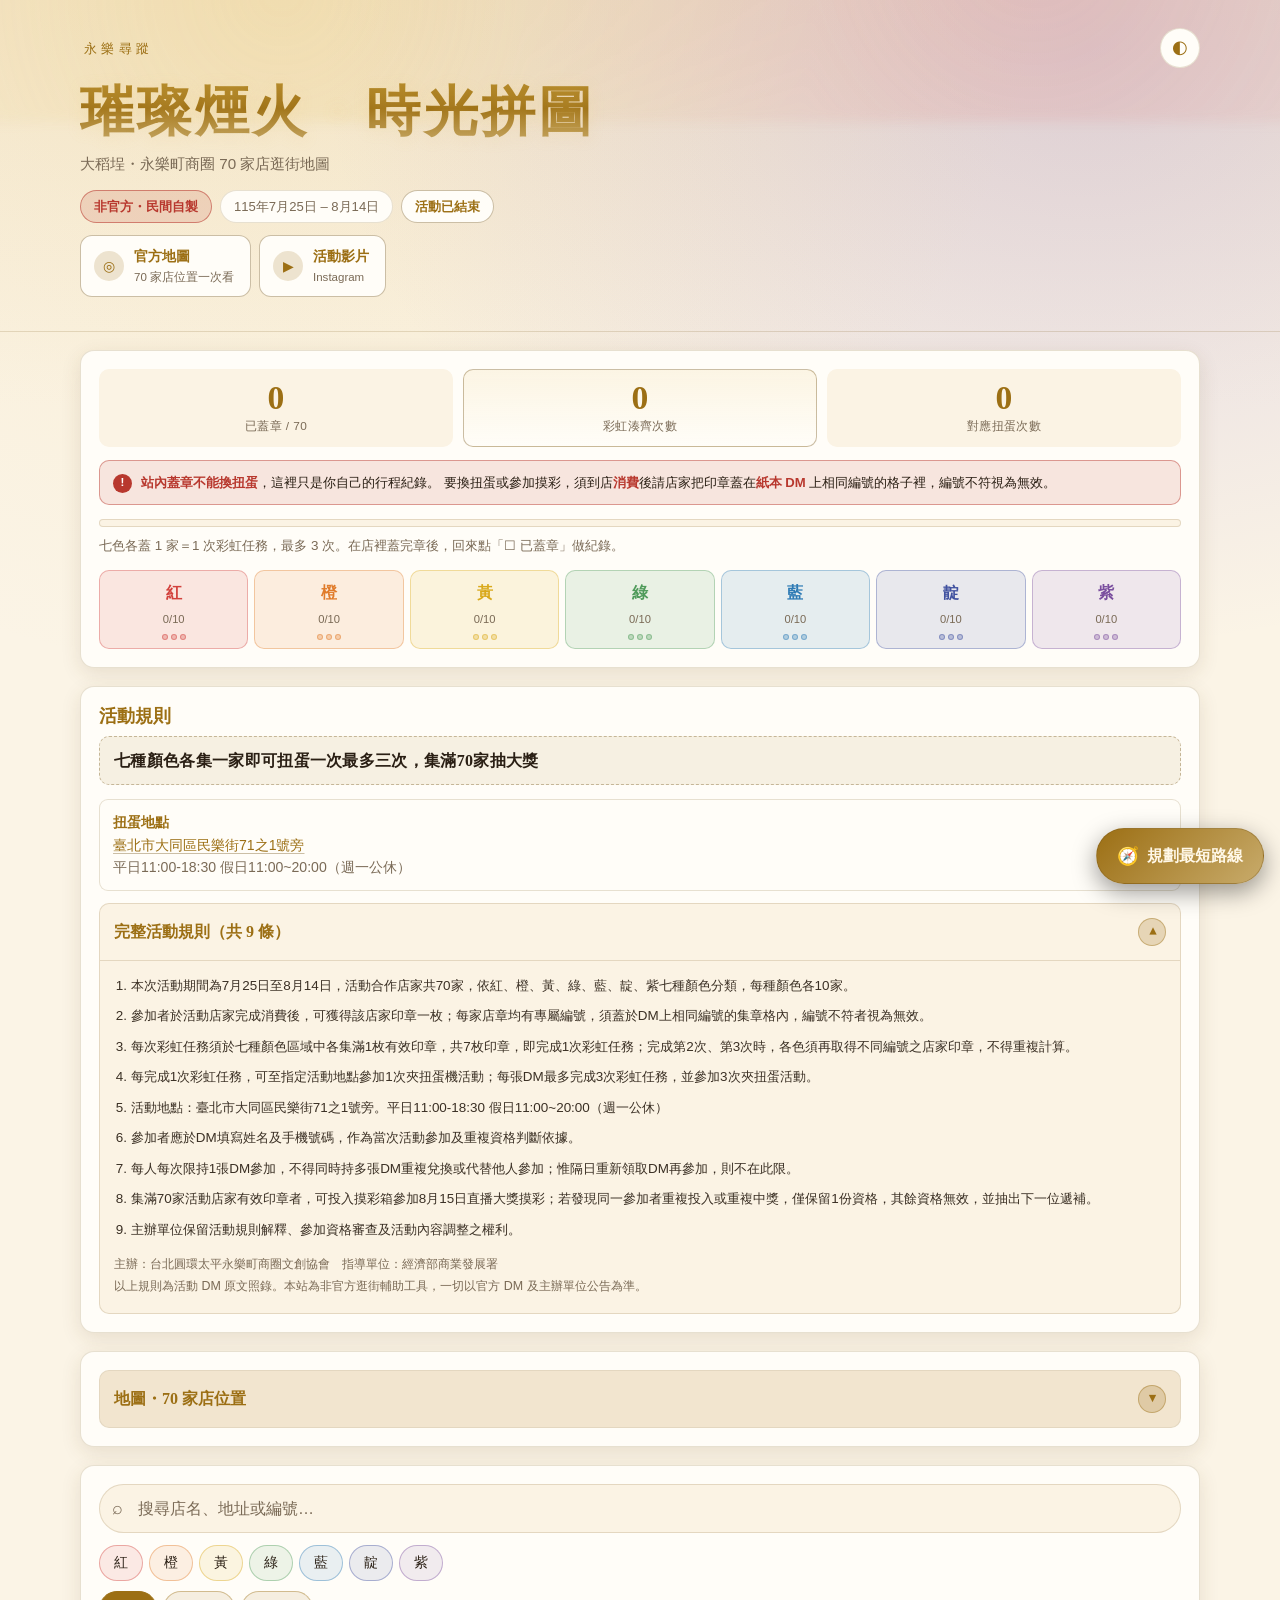
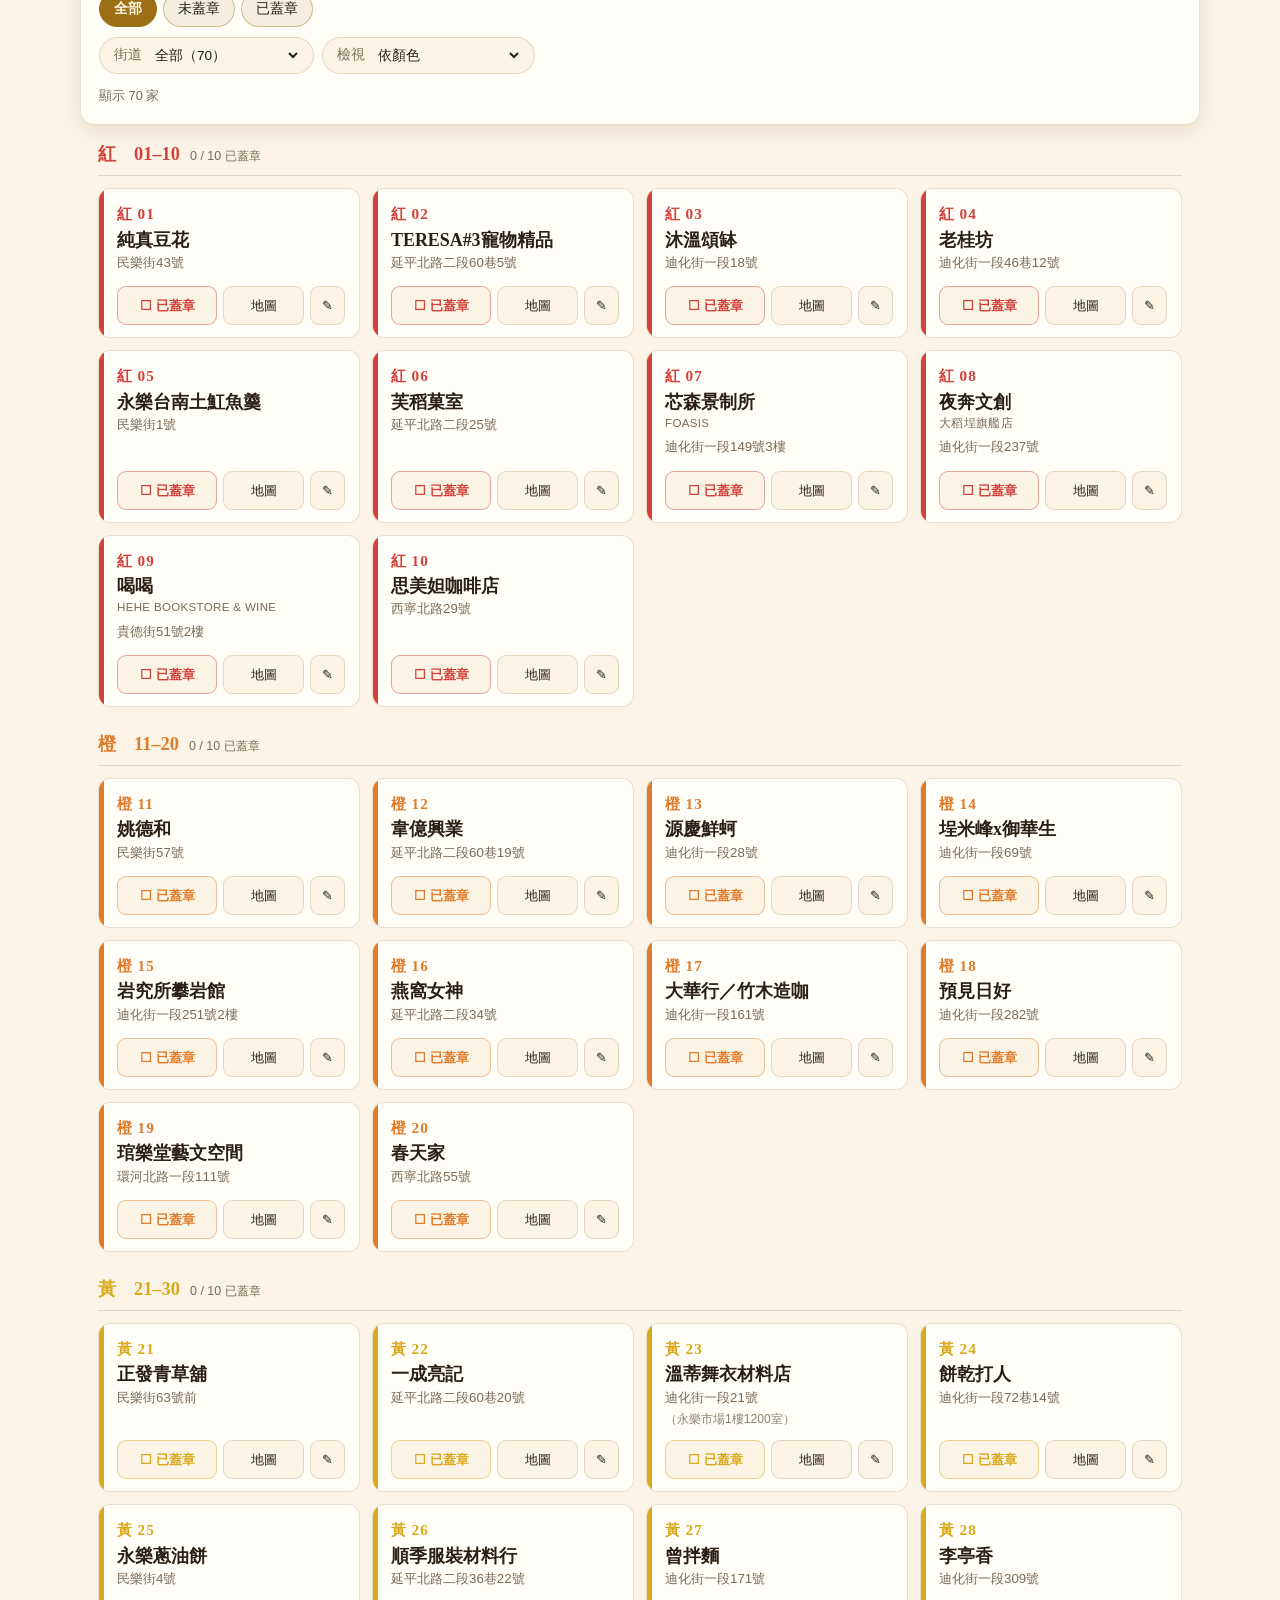
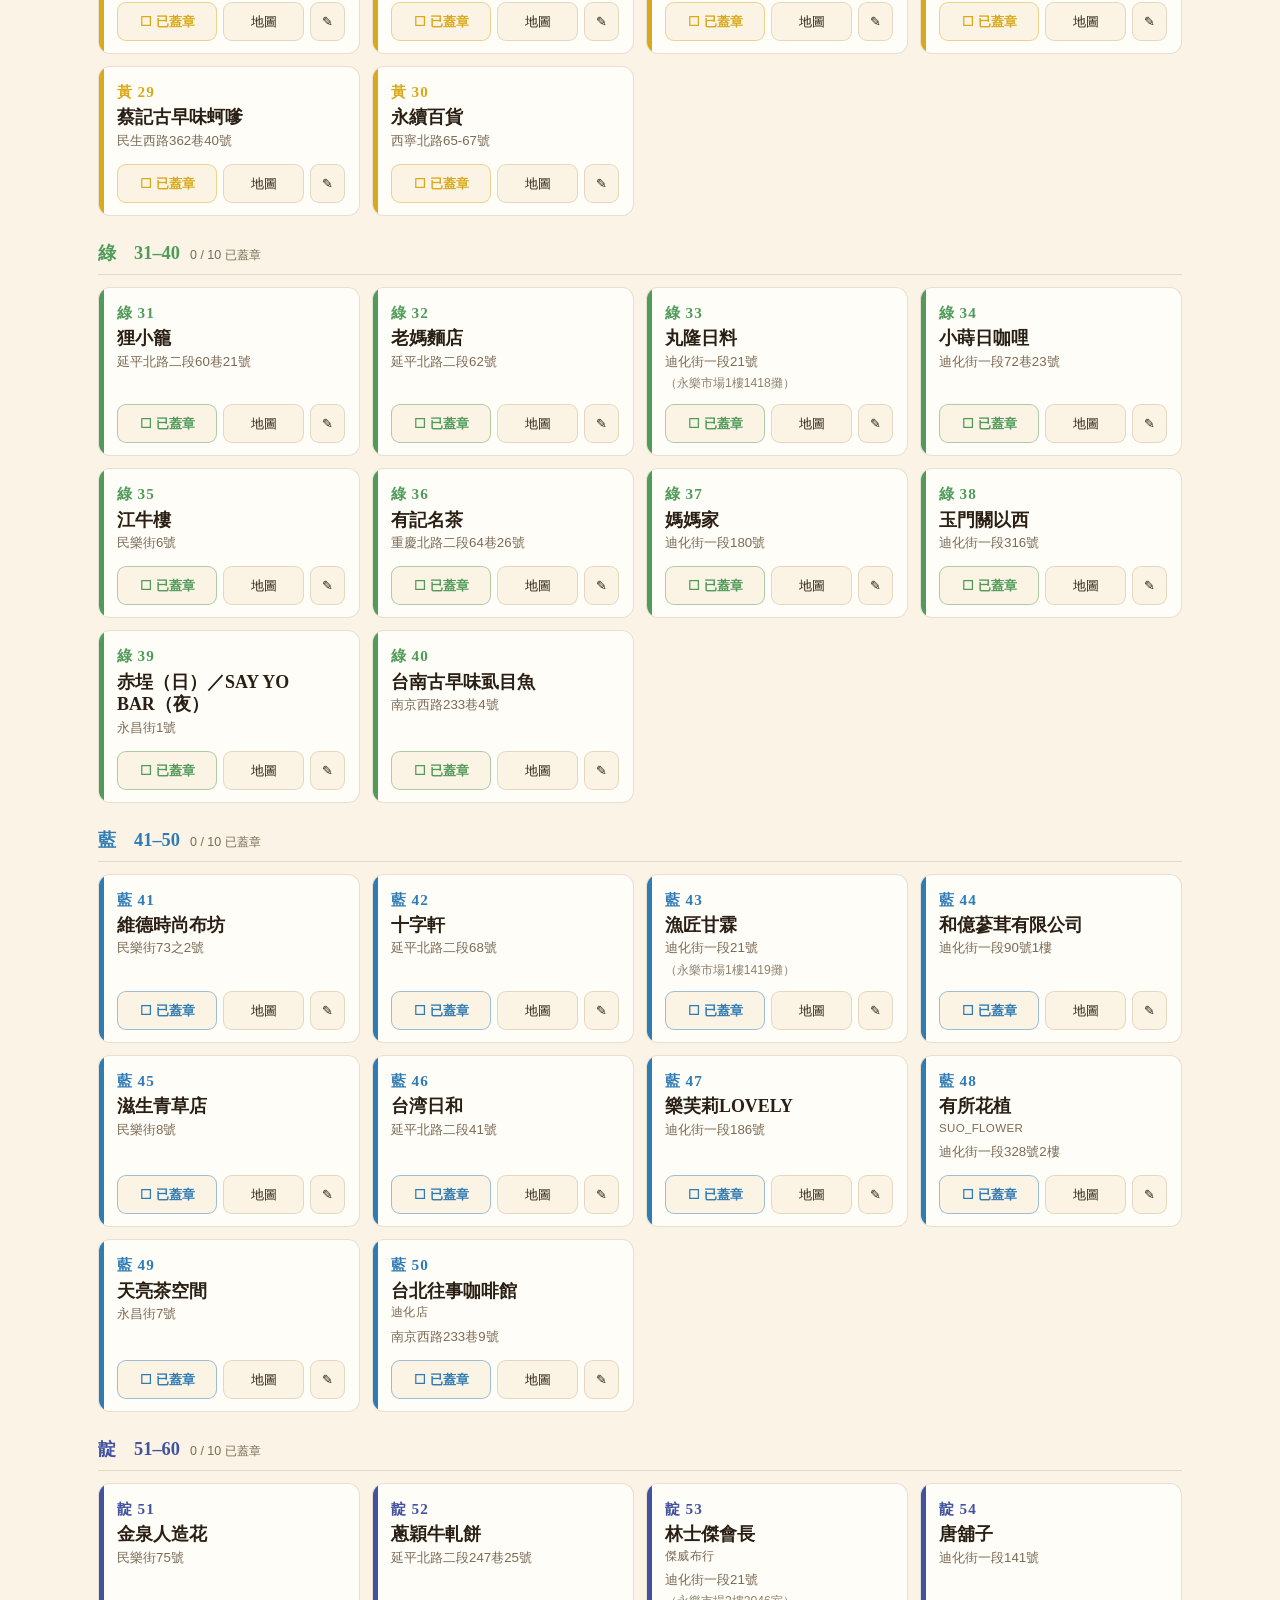
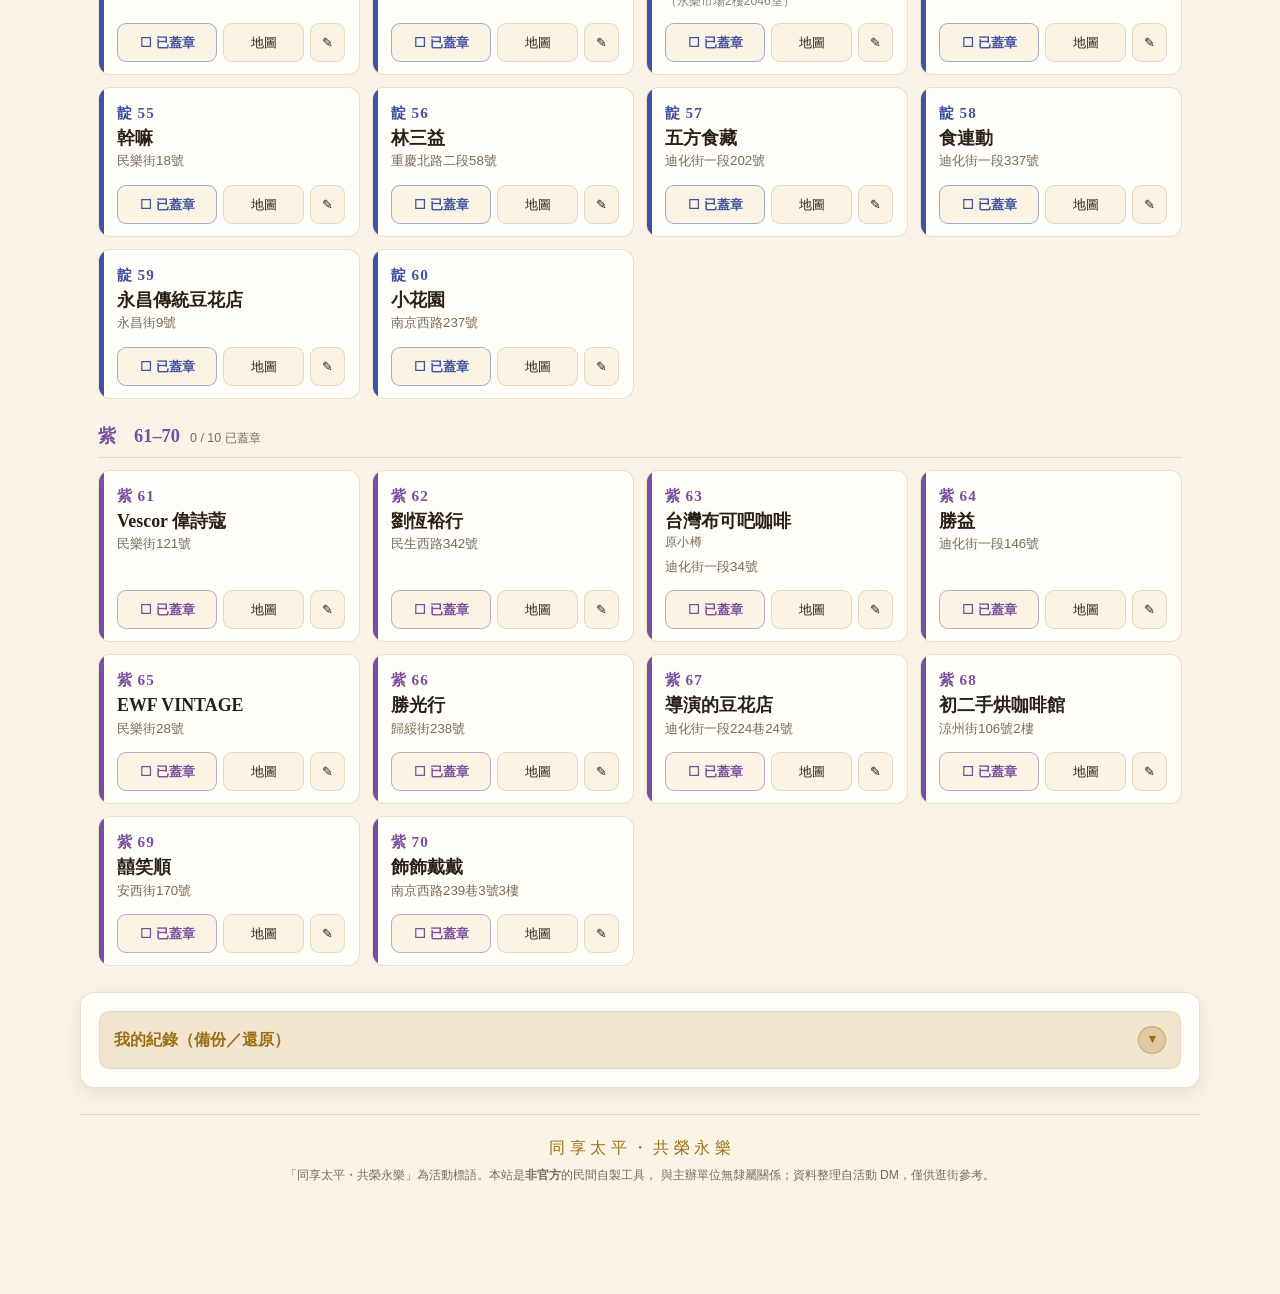
<file: index.html>
<!doctype html>
<html lang="zh-Hant">
<head>
<meta charset="utf-8">
<meta name="viewport" content="width=device-width, initial-scale=1, viewport-fit=cover">
<title>璀璨煙火・時光拼圖 逛街地圖｜非官方輔助工具</title>
<meta name="description" content="永樂町商圈「璀璨煙火・時光拼圖」活動的非官方逛街輔助工具：依顏色與街道找 70 家店、規劃步行路線、記錄自己的蓋章進度。站內紀錄不等於官方印章，一切以主辦單位公告為準。">
<meta name="theme-color" content="#101736">
<link rel="manifest" href="manifest.json">
<link rel="icon" href="icons/icon-192.png" sizes="192x192" type="image/png">
<link rel="apple-touch-icon" href="icons/apple-touch-icon.png">
<meta name="apple-mobile-web-app-capable" content="yes">
<meta name="apple-mobile-web-app-title" content="永樂逛街">
<meta name="apple-mobile-web-app-status-bar-style" content="black-translucent">
<link rel="stylesheet" href="styles.css">
</head>
<body>

<a class="skip-link" href="#board">跳到店家列表</a>

<header class="hero">
  <div class="hero__glow" aria-hidden="true"></div>
  <div class="hero__inner">
    <div class="hero__top">
      <p class="hero__kicker" id="kicker">永樂尋蹤</p>
      <button class="icon-btn" id="themeToggle" type="button" aria-label="切換亮／暗色">
        <span class="icon-btn__glyph" aria-hidden="true">◐</span>
      </button>
    </div>

    <h1 class="hero__title">璀璨煙火<span class="hero__dot">・</span>時光拼圖</h1>
    <p class="hero__sub">大稻埕・永樂町商圈 70 家店逛街地圖</p>

    <div class="hero__meta">
      <span class="pill pill--warn">非官方・民間自製</span>
      <span class="pill" id="dateRange">115年7月25日 – 8月14日</span>
      <span class="pill pill--accent" id="countdown">活動進行中</span>
    </div>

    <div class="hero__links">
      <a class="link-btn" id="linkMap" href="#" target="_blank" rel="noopener noreferrer">
        <span class="link-btn__icon" aria-hidden="true">◎</span>
        <span>
          <strong>官方地圖</strong>
          <small>70 家店位置一次看</small>
        </span>
      </a>
      <a class="link-btn" id="linkVideo" href="#" target="_blank" rel="noopener noreferrer">
        <span class="link-btn__icon" aria-hidden="true">▶</span>
        <span>
          <strong>活動影片</strong>
          <small>Instagram</small>
        </span>
      </a>
    </div>
  </div>
</header>

<!-- ── 進度儀表 ───────────────────────────────────────── -->
<section class="panel progress" aria-labelledby="progressHeading">
  <h2 class="sr-only" id="progressHeading">我的蓋章進度</h2>

  <div class="progress__stats">
    <div class="stat">
      <span class="stat__num" id="statStamps">0</span>
      <span class="stat__label">已蓋章 / 70</span>
    </div>
    <div class="stat stat--hero">
      <span class="stat__num" id="statRounds">0</span>
      <span class="stat__label">彩虹湊齊次數</span>
    </div>
    <div class="stat">
      <span class="stat__num" id="statGacha">0</span>
      <span class="stat__label">對應扭蛋次數</span>
    </div>
  </div>

  <p class="notice">
    <span class="notice__icon" aria-hidden="true">!</span>
    <span>
      <strong>站內蓋章不能換扭蛋</strong>，這裡只是你自己的行程紀錄。
      要換扭蛋或參加摸彩，須到店<strong>消費</strong>後請店家把印章蓋在<strong>紙本 DM</strong> 上相同編號的格子裡，編號不符視為無效。
    </span>
  </p>

  <div class="bar" role="img" aria-label="已蓋章進度" id="totalBarWrap">
    <div class="bar__fill" id="totalBar"></div>
  </div>

  <p class="progress__hint" id="nextHint">七色各蓋 1 家＝1 次彩虹任務，最多 3 次。</p>

  <ul class="rainbow" id="rainbow"></ul>
</section>

<!-- ── 活動規則（DM 原文） ────────────────────────────── -->
<section class="panel rulespanel" aria-labelledby="rulesHeading">
  <h2 class="rulespanel__title" id="rulesHeading">活動規則</h2>
  <p class="rulespanel__tagline" id="tagline"></p>

  <div class="callout">
    <p class="callout__title">扭蛋地點</p>
    <p><a class="callout__link" id="gachaPlace" href="#" target="_blank" rel="noopener noreferrer"></a></p>
    <p class="callout__muted" id="gachaHours"></p>
  </div>

  <details class="details" id="rulesDetails" open>
    <summary class="details__summary">
      <span>完整活動規則（共 9 條）</span>
      <span class="details__arrow" aria-hidden="true">▾</span>
    </summary>
    <div class="details__body">
      <ol class="rules" id="rulesList"></ol>
      <p class="info__credit">
        主辦：<span id="organizer"></span>　指導單位：<span id="advisor"></span><br>
        以上規則為活動 DM 原文照錄。本站為非官方逛街輔助工具，一切以官方 DM 及主辦單位公告為準。
      </p>
    </div>
  </details>
</section>

<!-- ── 地圖 ───────────────────────────────────────────── -->
<section class="panel mapwrap">
  <details class="details" id="mapDetails">
    <summary class="details__summary">
      <span>地圖・70 家店位置</span>
      <span class="details__arrow" aria-hidden="true">▾</span>
    </summary>
    <div class="details__body">
      <div class="map" id="map"></div>
      <div class="map__legend" id="mapLegend"></div>
      <p class="map__credit">街道圖資 © OpenStreetMap 貢獻者（ODbL）・離線可用</p>
    </div>
  </details>
</section>

<!-- ── 工具列 ─────────────────────────────────────────── -->
<section class="panel toolbar" aria-label="篩選與檢視">
  <div class="search">
    <span class="search__icon" aria-hidden="true">⌕</span>
    <input type="search" id="search" placeholder="搜尋店名、地址或編號…" autocomplete="off" aria-label="搜尋店家">
    <button class="search__clear" id="searchClear" type="button" aria-label="清除搜尋" hidden>×</button>
  </div>

  <div class="filters">
    <div class="chips" id="colorChips" role="group" aria-label="顏色篩選"></div>

    <div class="chips chips--status" role="group" aria-label="狀態篩選">
      <button class="chip chip--status is-on" data-status="all" type="button">全部</button>
      <button class="chip chip--status" data-status="todo" type="button">未蓋章</button>
      <button class="chip chip--status" data-status="done" type="button">已蓋章</button>
    </div>

    <div class="selects">
      <label class="select">
        <span class="select__label">街道</span>
        <select id="streetSelect" aria-label="街道篩選"></select>
      </label>
      <label class="select">
        <span class="select__label">檢視</span>
        <select id="viewSelect" aria-label="檢視方式">
          <option value="color">依顏色</option>
          <option value="route">依街道（走路順序）</option>
          <option value="number">依編號</option>
          <option value="near" id="nearOption" disabled>依距離（需定位）</option>
        </select>
      </label>
    </div>
  </div>

  <p class="toolbar__count" id="resultCount"></p>
</section>

<!-- ── 定位被拒絕時的重新授權指引 ─────────────────────── -->
<section class="panel geohelp" id="geoHelp" hidden aria-labelledby="geoHelpTitle">
  <div class="plan__head">
    <h2 class="plan__title" id="geoHelpTitle">定位被拒絕了</h2>
    <button class="icon-btn icon-btn--sm" id="geoHelpClose" type="button" aria-label="關閉說明">
      <span class="icon-btn__glyph" aria-hidden="true">×</span>
    </button>
  </div>

  <p class="geohelp__lead">瀏覽器記住了「不允許」，之後就不會再跳出詢問。要重新開啟：</p>

  <div class="geohelp__ways">
    <div class="way">
      <p class="way__title">iPhone・Safari</p>
      <ol class="way__steps">
        <li>點網址列左邊的 <strong>ᴀA</strong></li>
        <li>網站設定 → 位置 → 改成<strong>允許</strong></li>
        <li>回來重新整理，再按一次規劃</li>
      </ol>
    </div>
    <div class="way">
      <p class="way__title">Android・Chrome</p>
      <ol class="way__steps">
        <li>點網址列左邊的<strong>鎖頭</strong>圖示</li>
        <li>權限 → 位置 → 改成<strong>允許</strong></li>
        <li>回來重新整理，再按一次規劃</li>
      </ol>
    </div>
    <div class="way">
      <p class="way__title">已加到主畫面</p>
      <ol class="way__steps">
        <li>iPhone：設定 → 隱私權與安全性 → <strong>定位服務</strong>，找到這個 app 設為「使用 App 期間」</li>
        <li>Android：長按圖示 → 應用程式資訊 → 權限 → 位置</li>
      </ol>
    </div>
  </div>

  <p class="geohelp__alt">
    不想開定位也沒關係：把檢視切成<strong>「依街道」</strong>，同一條街會按門牌排好，就是順著走的順序；
    或展開上方<strong>地圖</strong>對照位置。只有「算出離你最近的路線」需要定位。
  </p>
</section>

<!-- ── 路線規劃結果 ───────────────────────────────────── -->
<section class="panel plan" id="routePanel" hidden aria-labelledby="planTitle">
  <div class="plan__head">
    <h2 class="plan__title" id="planTitle">建議路線</h2>
    <button class="icon-btn icon-btn--sm" id="planClose" type="button" aria-label="關閉路線建議">
      <span class="icon-btn__glyph" aria-hidden="true">×</span>
    </button>
  </div>

  <p class="plan__summary" id="planSummary"></p>
  <ol class="plan__list" id="planList"></ol>

  <div class="btn-row">
    <a class="btn btn--primary" id="planNav" href="#" target="_blank" rel="noopener noreferrer">用 Google Maps 導航整條路線</a>
    <button class="btn" id="planRefresh" type="button">重新定位</button>
  </div>
  <p class="plan__note" id="planNote"></p>
</section>

<main id="board" class="board"></main>

<!-- ── 我的紀錄 ───────────────────────────────────────── -->
<section class="panel info">
  <details class="details" id="backupDetails">
    <summary class="details__summary">
      <span>我的紀錄（備份／還原）</span>
      <span class="details__arrow" aria-hidden="true">▾</span>
    </summary>
    <div class="details__body">
      <p class="callout__muted">集章紀錄與筆記只存在這台裝置的瀏覽器裡。換手機或清快取前記得備份。</p>

      <div class="btn-row">
        <button class="btn" id="exportBtn" type="button">匯出備份</button>
        <button class="btn" id="importBtn" type="button">還原備份</button>
        <button class="btn btn--danger" id="resetBtn" type="button">全部清除</button>
      </div>
      <input type="file" id="importFile" accept="application/json,.json" hidden>
    </div>
  </details>
</section>

<footer class="footer">
  <p>同享太平・共榮永樂</p>
  <p class="footer__muted">
    「同享太平・共榮永樂」為活動標語。本站是<strong>非官方</strong>的民間自製工具，
    與主辦單位無隸屬關係；資料整理自活動 DM，僅供逛街參考。
  </p>
</footer>

<!-- 浮動：規劃最短集滿路線 -->
<button class="fab" id="nextStopBtn" type="button">
  <span class="fab__icon" aria-hidden="true">🧭</span>
  <span class="fab__text">規劃最短路線</span>
</button>

<div class="toast" id="toast" role="status" aria-live="polite"></div>

<script src="data.js"></script>
<script src="mapdata.js"></script>
<script src="app.js"></script>
</body>
</html>
</file>
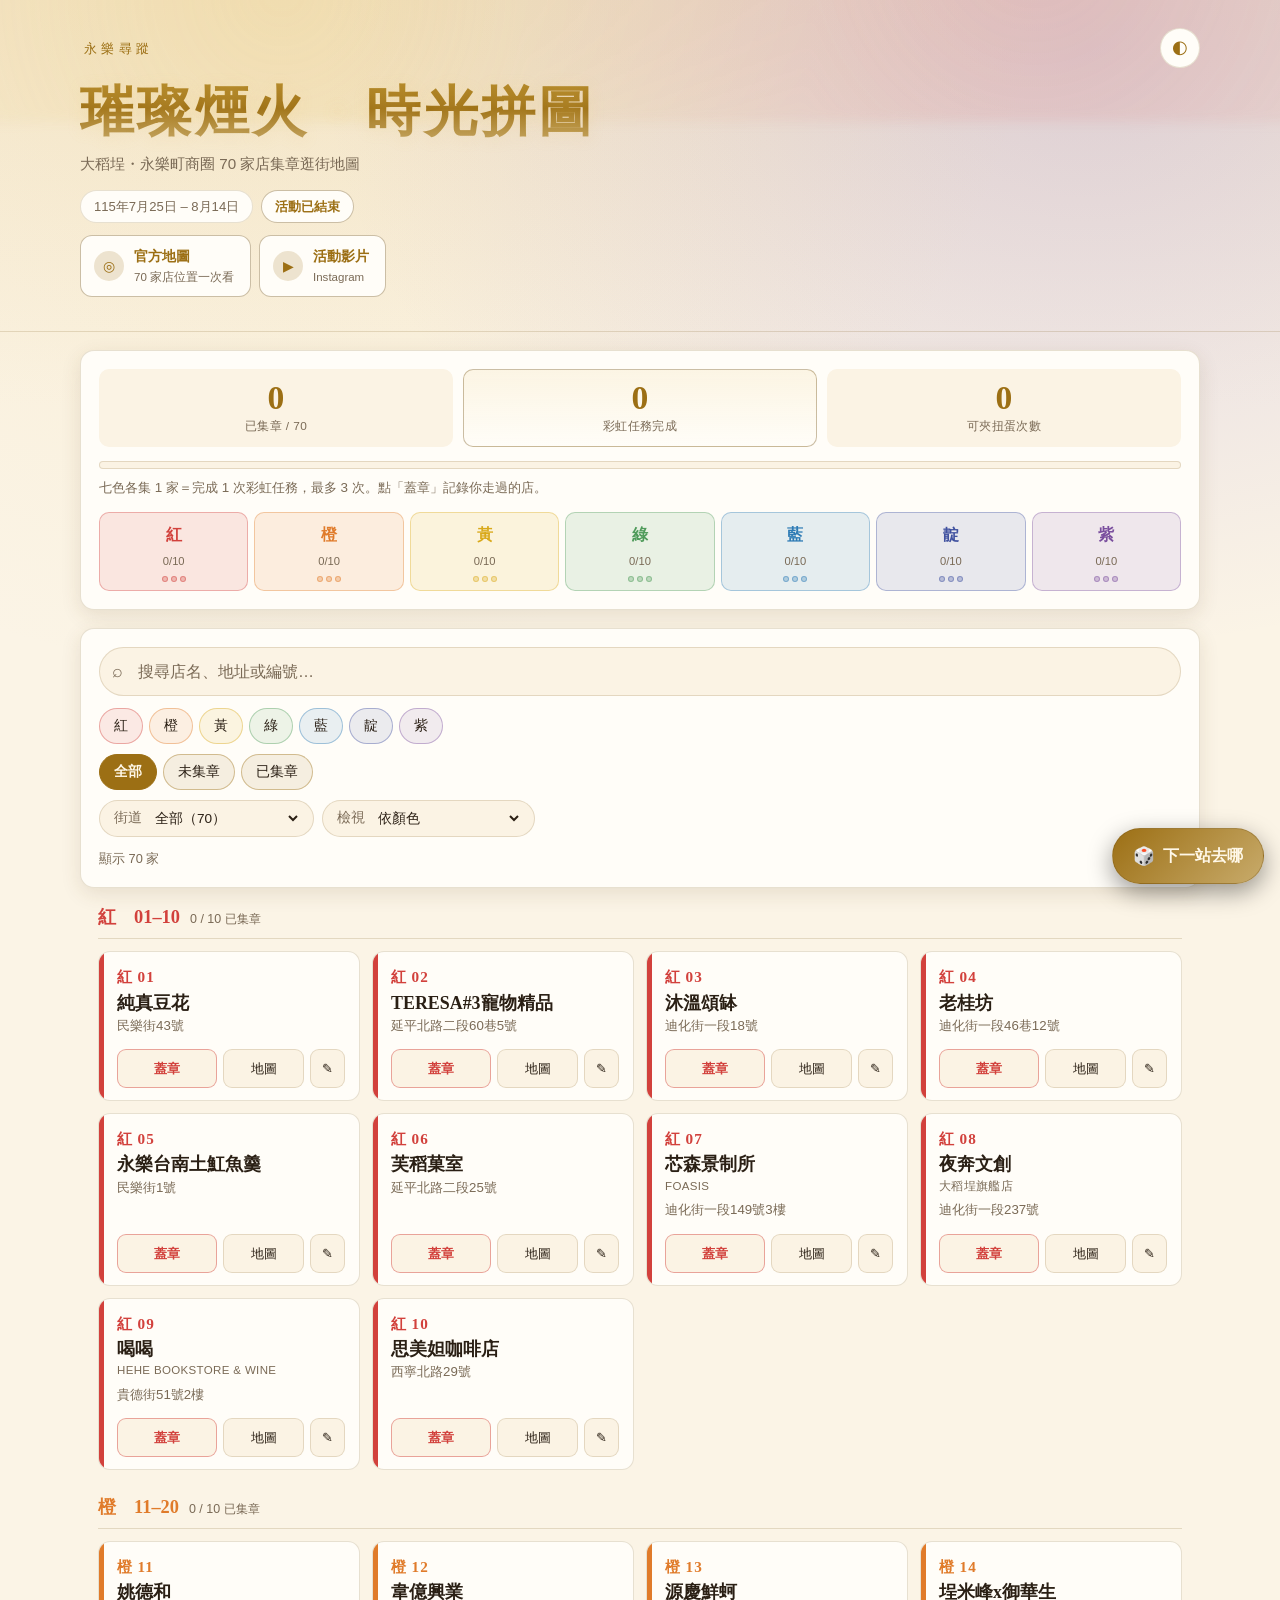
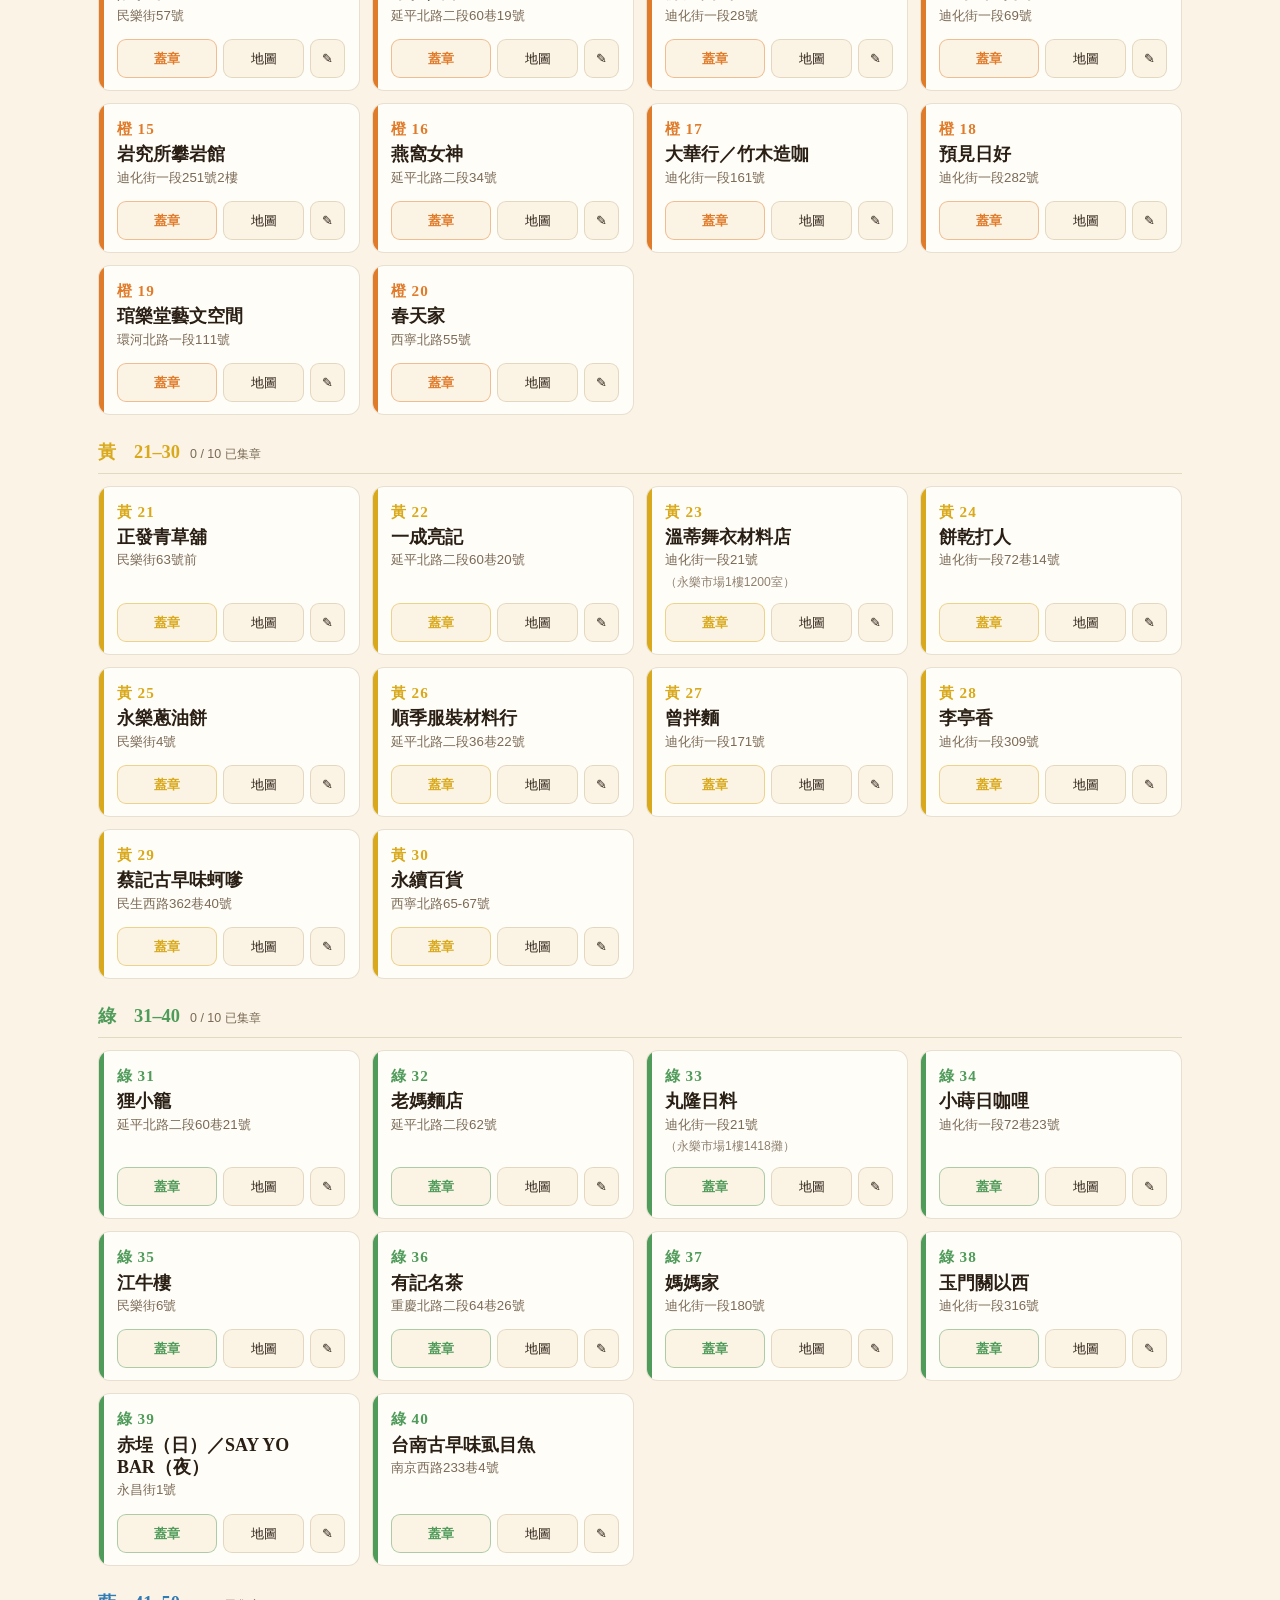
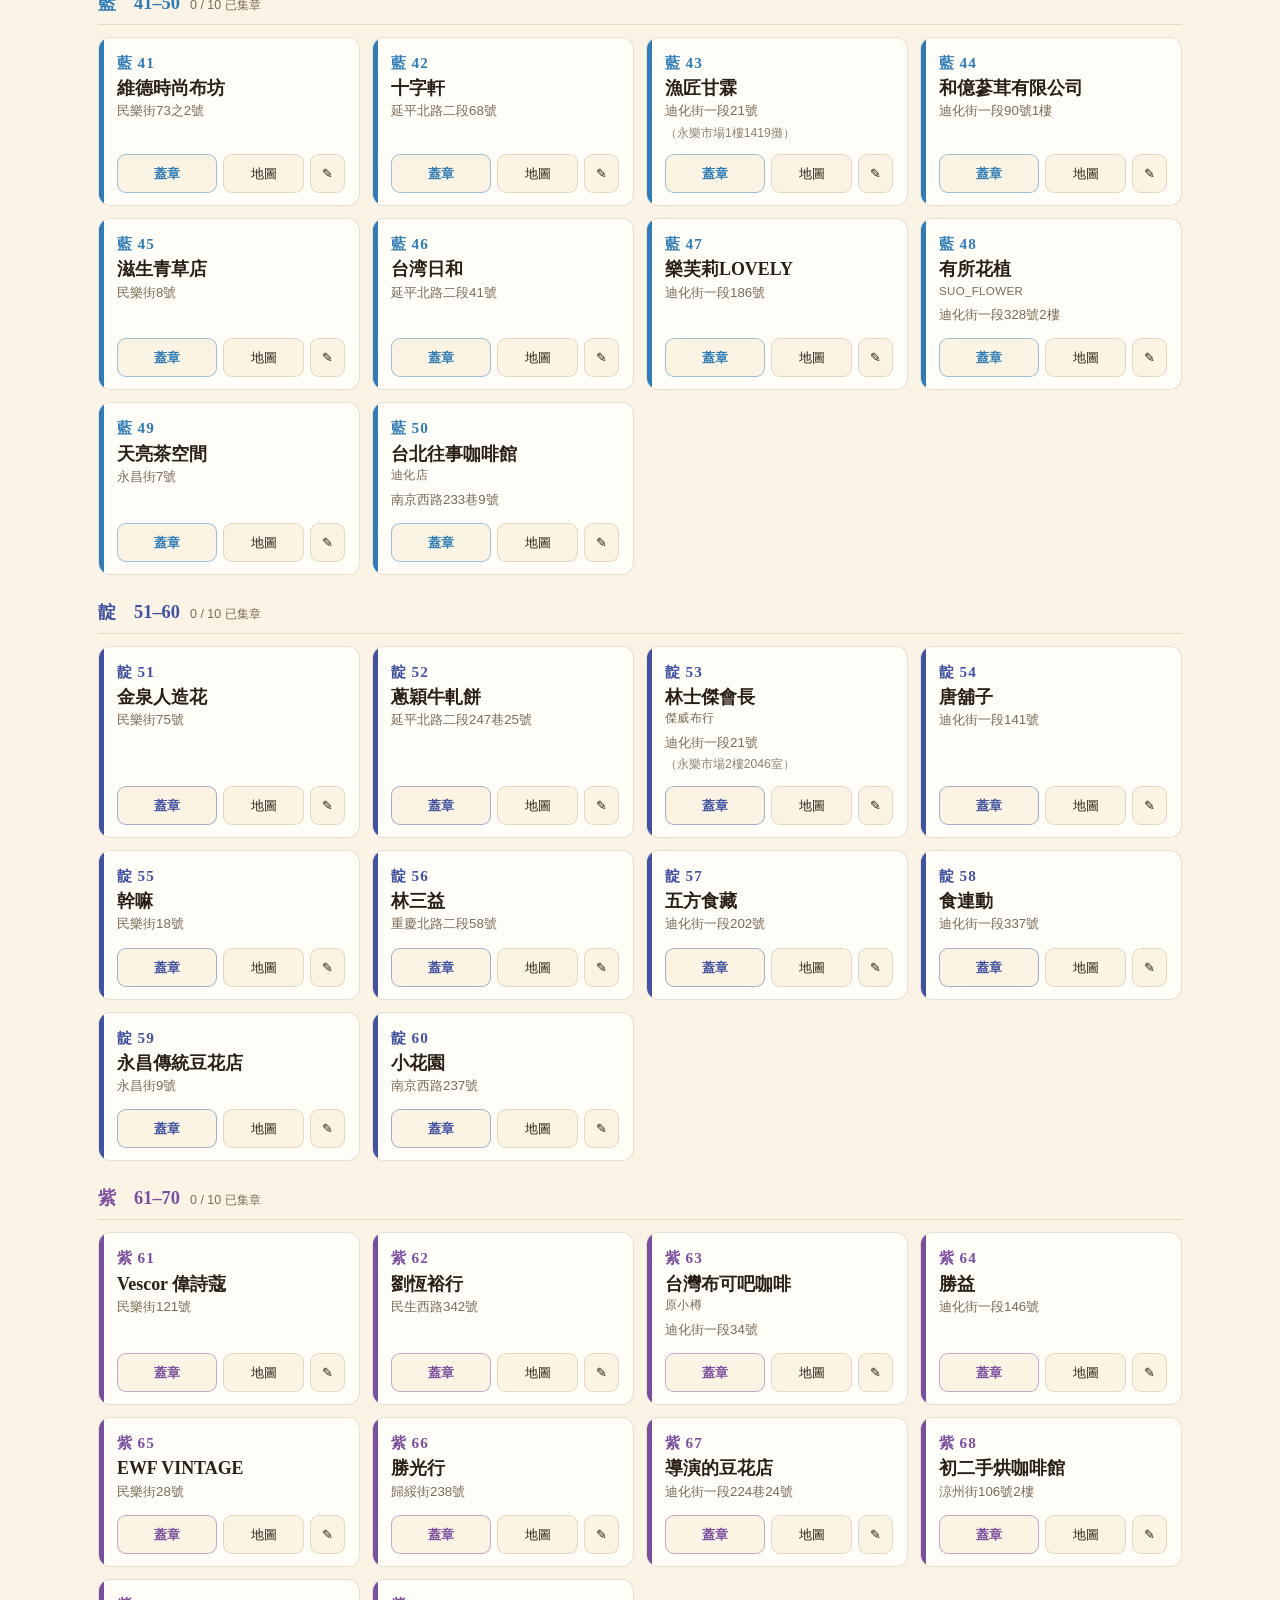
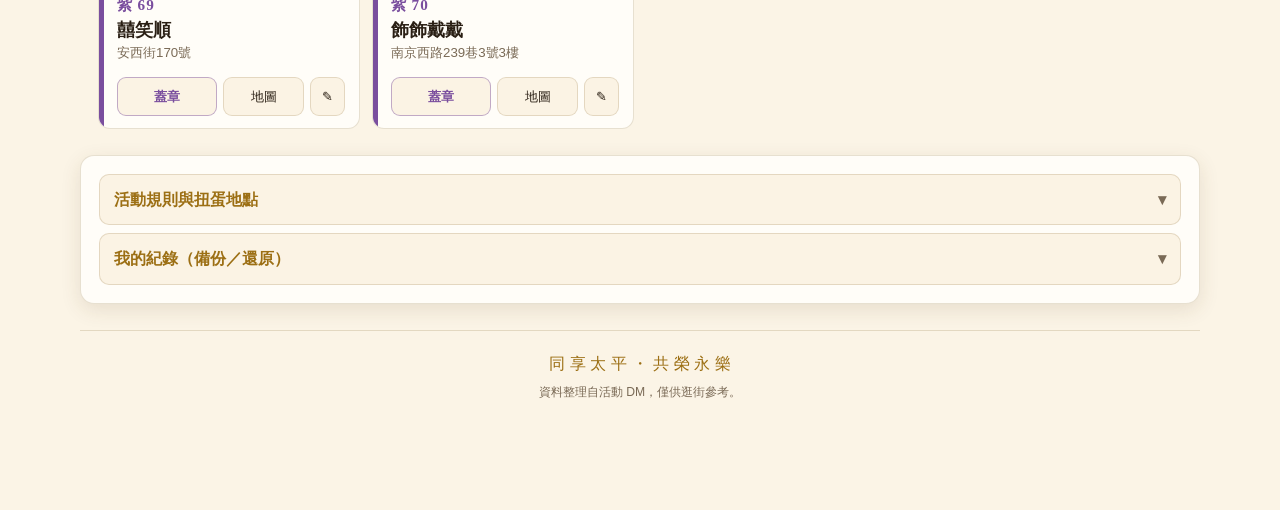
<file: dadaocheng-stamp-rally/index.html>
<!doctype html>
<html lang="zh-Hant">
<head>
<meta charset="utf-8">
<meta name="viewport" content="width=device-width, initial-scale=1, viewport-fit=cover">
<title>璀璨煙火・時光拼圖｜大稻埕永樂町逛街地圖</title>
<meta name="description" content="永樂町商圈「璀璨煙火・時光拼圖」70 家店集章活動的逛街助手：依顏色與街道找店、規劃路線、記錄集章進度與彩虹任務。">
<meta name="theme-color" content="#101736">
<link rel="manifest" href="manifest.json">
<link rel="icon" href="icons/icon-192.png" sizes="192x192" type="image/png">
<link rel="apple-touch-icon" href="icons/apple-touch-icon.png">
<meta name="apple-mobile-web-app-capable" content="yes">
<meta name="apple-mobile-web-app-title" content="永樂逛街">
<meta name="apple-mobile-web-app-status-bar-style" content="black-translucent">
<link rel="stylesheet" href="styles.css">
</head>
<body>

<a class="skip-link" href="#board">跳到店家列表</a>

<header class="hero">
  <div class="hero__glow" aria-hidden="true"></div>
  <div class="hero__inner">
    <div class="hero__top">
      <p class="hero__kicker" id="kicker">永樂尋蹤</p>
      <button class="icon-btn" id="themeToggle" type="button" aria-label="切換亮／暗色">
        <span class="icon-btn__glyph" aria-hidden="true">◐</span>
      </button>
    </div>

    <h1 class="hero__title">璀璨煙火<span class="hero__dot">・</span>時光拼圖</h1>
    <p class="hero__sub">大稻埕・永樂町商圈 70 家店集章逛街地圖</p>

    <div class="hero__meta">
      <span class="pill" id="dateRange">115年7月25日 – 8月14日</span>
      <span class="pill pill--accent" id="countdown">活動進行中</span>
    </div>

    <div class="hero__links">
      <a class="link-btn" id="linkMap" href="#" target="_blank" rel="noopener noreferrer">
        <span class="link-btn__icon" aria-hidden="true">◎</span>
        <span>
          <strong>官方地圖</strong>
          <small>70 家店位置一次看</small>
        </span>
      </a>
      <a class="link-btn" id="linkVideo" href="#" target="_blank" rel="noopener noreferrer">
        <span class="link-btn__icon" aria-hidden="true">▶</span>
        <span>
          <strong>活動影片</strong>
          <small>Instagram</small>
        </span>
      </a>
    </div>
  </div>
</header>

<!-- ── 進度儀表 ───────────────────────────────────────── -->
<section class="panel progress" aria-labelledby="progressHeading">
  <h2 class="sr-only" id="progressHeading">集章進度</h2>

  <div class="progress__stats">
    <div class="stat">
      <span class="stat__num" id="statStamps">0</span>
      <span class="stat__label">已集章 / 70</span>
    </div>
    <div class="stat stat--hero">
      <span class="stat__num" id="statRounds">0</span>
      <span class="stat__label">彩虹任務完成</span>
    </div>
    <div class="stat">
      <span class="stat__num" id="statGacha">0</span>
      <span class="stat__label">可夾扭蛋次數</span>
    </div>
  </div>

  <div class="bar" role="img" aria-label="總集章進度" id="totalBarWrap">
    <div class="bar__fill" id="totalBar"></div>
  </div>

  <p class="progress__hint" id="nextHint">七色各集 1 家＝完成 1 次彩虹任務，最多 3 次。</p>

  <ul class="rainbow" id="rainbow"></ul>
</section>

<!-- ── 工具列 ─────────────────────────────────────────── -->
<section class="panel toolbar" aria-label="篩選與檢視">
  <div class="search">
    <span class="search__icon" aria-hidden="true">⌕</span>
    <input type="search" id="search" placeholder="搜尋店名、地址或編號…" autocomplete="off" aria-label="搜尋店家">
    <button class="search__clear" id="searchClear" type="button" aria-label="清除搜尋" hidden>×</button>
  </div>

  <div class="filters">
    <div class="chips" id="colorChips" role="group" aria-label="顏色篩選"></div>

    <div class="chips chips--status" role="group" aria-label="狀態篩選">
      <button class="chip chip--status is-on" data-status="all" type="button">全部</button>
      <button class="chip chip--status" data-status="todo" type="button">未集章</button>
      <button class="chip chip--status" data-status="done" type="button">已集章</button>
    </div>

    <div class="selects">
      <label class="select">
        <span class="select__label">街道</span>
        <select id="streetSelect" aria-label="街道篩選"></select>
      </label>
      <label class="select">
        <span class="select__label">檢視</span>
        <select id="viewSelect" aria-label="檢視方式">
          <option value="color">依顏色</option>
          <option value="route">依街道（走路順序）</option>
          <option value="number">依編號</option>
        </select>
      </label>
    </div>
  </div>

  <p class="toolbar__count" id="resultCount"></p>
</section>

<main id="board" class="board"></main>

<!-- ── 活動資訊 ───────────────────────────────────────── -->
<section class="panel info">
  <details class="details" id="rulesDetails">
    <summary class="details__summary">
      <span>活動規則與扭蛋地點</span>
      <span class="details__arrow" aria-hidden="true">▾</span>
    </summary>
    <div class="details__body">
      <div class="callout">
        <p class="callout__title">扭蛋地點</p>
        <p><a class="callout__link" id="gachaPlace" href="#" target="_blank" rel="noopener noreferrer"></a></p>
        <p class="callout__muted" id="gachaHours"></p>
      </div>
      <ol class="rules" id="rulesList"></ol>
      <p class="info__credit">
        主辦：<span id="organizer"></span>　指導單位：<span id="advisor"></span><br>
        本站為非官方逛街輔助工具，活動規則以官方 DM 及主辦單位公告為準。
      </p>
    </div>
  </details>

  <details class="details">
    <summary class="details__summary">
      <span>我的紀錄（備份／還原）</span>
      <span class="details__arrow" aria-hidden="true">▾</span>
    </summary>
    <div class="details__body">
      <p class="callout__muted">集章紀錄與筆記只存在這台裝置的瀏覽器裡。換手機或清快取前記得備份。</p>
      <div class="btn-row">
        <button class="btn" id="exportBtn" type="button">匯出備份</button>
        <button class="btn" id="importBtn" type="button">還原備份</button>
        <button class="btn btn--danger" id="resetBtn" type="button">全部清除</button>
      </div>
      <input type="file" id="importFile" accept="application/json,.json" hidden>
    </div>
  </details>
</section>

<footer class="footer">
  <p>同享太平・共榮永樂</p>
  <p class="footer__muted">資料整理自活動 DM，僅供逛街參考。</p>
</footer>

<!-- 浮動：下一站推薦 -->
<button class="fab" id="nextStopBtn" type="button">
  <span class="fab__icon" aria-hidden="true">🎲</span>
  <span class="fab__text">下一站去哪</span>
</button>

<div class="toast" id="toast" role="status" aria-live="polite"></div>

<script src="data.js"></script>
<script src="app.js"></script>
</body>
</html>
</file>
<file: styles.css>
/* ══════════════════════════════════════════════════════════
   璀璨煙火・時光拼圖 — 逛街地圖
   夜空 × 燙金，呼應活動 DM；亮色模式供白天街上閱讀
   ══════════════════════════════════════════════════════════ */

:root {
  --gold: #e8c46a;
  --gold-soft: #f0d89a;
  --gold-dim: #9a7f3f;

  --bg: #0b0f24;
  --bg-2: #131a3c;
  --surface: rgba(255, 255, 255, 0.05);
  --surface-2: rgba(255, 255, 255, 0.08);
  --border: rgba(232, 196, 106, 0.2);
  --border-strong: rgba(232, 196, 106, 0.45);
  --text: #f3eddf;
  --muted: #a5a3bd;
  --shadow: 0 10px 30px rgba(0, 0, 0, 0.45);
  --danger: #e2665c;

  --serif: "Noto Serif TC", "Songti TC", "Source Han Serif TC", "PingFang TC",
           "Microsoft JhengHei", serif;
  --sans: "PingFang TC", "Noto Sans TC", "Microsoft JhengHei",
          -apple-system, BlinkMacSystemFont, "Segoe UI", sans-serif;

  --radius: 14px;
  --maxw: 1120px;
}

[data-theme="light"] {
  --gold: #9c6f14;
  --gold-soft: #b98f2e;
  --gold-dim: #c8ab6b;

  --bg: #fbf4e6;
  --bg-2: #f5e9d2;
  --surface: #fffdf8;
  --surface-2: #fbf3e4;
  --border: rgba(120, 88, 30, 0.18);
  --border-strong: rgba(120, 88, 30, 0.38);
  --text: #2a1f14;
  --muted: #7a6a56;
  --shadow: 0 6px 20px rgba(90, 66, 25, 0.12);
  --danger: #b8382e;
}

* { box-sizing: border-box; }

html { -webkit-text-size-adjust: 100%; }

body {
  margin: 0;
  padding: 0 0 calc(88px + env(safe-area-inset-bottom));
  background: var(--bg);
  color: var(--text);
  font-family: var(--sans);
  line-height: 1.6;
  -webkit-font-smoothing: antialiased;
}

/* 夜空底：暗色才加星點漸層 */
body::before {
  content: "";
  position: fixed;
  inset: 0;
  z-index: -1;
  background:
    radial-gradient(ellipse at 20% -10%, rgba(232, 196, 106, 0.16), transparent 55%),
    radial-gradient(ellipse at 85% 5%, rgba(120, 90, 200, 0.2), transparent 50%),
    linear-gradient(180deg, var(--bg-2), var(--bg) 45%);
}

h1, h2, h3 { font-family: var(--serif); font-weight: 700; line-height: 1.25; }

button, input, select { font: inherit; color: inherit; }

.sr-only {
  position: absolute; width: 1px; height: 1px;
  padding: 0; margin: -1px; overflow: hidden;
  clip: rect(0 0 0 0); white-space: nowrap; border: 0;
}

.skip-link {
  position: absolute; left: -9999px;
  background: var(--gold); color: #1a1206;
  padding: 10px 16px; border-radius: 0 0 8px 0; z-index: 100;
}
.skip-link:focus { left: 0; top: 0; }

:focus-visible {
  outline: 2px solid var(--gold);
  outline-offset: 2px;
}

/* ── Hero ─────────────────────────────────────────────── */
.hero {
  position: relative;
  overflow: hidden;
  padding: 28px 20px 34px;
  border-bottom: 1px solid var(--border);
}

.hero__glow {
  position: absolute;
  inset: -60% -20% auto;
  height: 320px;
  background:
    radial-gradient(circle at 30% 60%, rgba(232, 196, 106, 0.22), transparent 42%),
    radial-gradient(circle at 72% 45%, rgba(226, 102, 92, 0.18), transparent 40%);
  filter: blur(6px);
  pointer-events: none;
}

.hero__inner {
  position: relative;
  max-width: var(--maxw);
  margin: 0 auto;
}

.hero__top {
  display: flex;
  align-items: center;
  justify-content: space-between;
  gap: 12px;
}

.hero__kicker {
  margin: 0;
  font-family: var(--serif);
  font-size: 0.82rem;
  letter-spacing: 0.32em;
  color: var(--gold);
  text-indent: 0.32em;
}

.icon-btn {
  width: 40px; height: 40px;
  display: grid; place-items: center;
  border-radius: 50%;
  border: 1px solid var(--border);
  background: var(--surface);
  color: var(--gold);
  cursor: pointer;
  transition: transform 0.15s, background 0.15s;
}
.icon-btn:hover { background: var(--surface-2); transform: rotate(-15deg); }
.icon-btn__glyph { font-size: 1.1rem; line-height: 1; }

.hero__title {
  margin: 10px 0 6px;
  font-size: clamp(2rem, 8vw, 3.4rem);
  letter-spacing: 0.06em;
  background: linear-gradient(180deg, var(--gold-soft), var(--gold) 45%, var(--gold-dim));
  -webkit-background-clip: text;
  background-clip: text;
  color: transparent;
  text-shadow: 0 2px 16px rgba(232, 196, 106, 0.18);
}
.hero__dot { opacity: 0.8; }

.hero__sub {
  margin: 0 0 14px;
  color: var(--muted);
  font-size: 0.95rem;
}

.hero__meta { display: flex; flex-wrap: wrap; gap: 8px; }

.pill {
  display: inline-block;
  padding: 5px 13px;
  border-radius: 999px;
  border: 1px solid var(--border);
  background: var(--surface);
  font-size: 0.82rem;
  color: var(--muted);
}
/* 身分標記：讓人一眼看出這不是官方網站 */
.pill--warn {
  border-color: color-mix(in srgb, var(--danger) 55%, transparent);
  background: color-mix(in srgb, var(--danger) 14%, transparent);
  color: var(--danger);
  font-weight: 700;
}

.pill--accent {
  border-color: var(--border-strong);
  color: var(--gold);
  font-weight: 600;
}

/* 官方影片／地圖入口 */
.hero__links {
  display: flex;
  flex-wrap: wrap;
  gap: 8px;
  margin-top: 12px;
}

.link-btn {
  display: flex;
  align-items: center;
  gap: 10px;
  padding: 9px 16px 9px 13px;
  border-radius: 12px;
  border: 1px solid var(--border-strong);
  background: var(--surface);
  color: var(--text);
  text-decoration: none;
  transition: background 0.15s, transform 0.15s;
}
.link-btn:hover {
  background: color-mix(in srgb, var(--gold) 14%, var(--surface));
  transform: translateY(-1px);
}
.link-btn__icon {
  display: grid;
  place-items: center;
  width: 30px; height: 30px;
  border-radius: 50%;
  background: color-mix(in srgb, var(--gold) 18%, transparent);
  color: var(--gold);
  font-size: 0.9rem;
}
.link-btn strong {
  display: block;
  font-size: 0.9rem;
  font-weight: 600;
  color: var(--gold);
}
.link-btn small {
  display: block;
  font-size: 0.72rem;
  color: var(--muted);
}

/* ── 面板通用 ─────────────────────────────────────────── */
.panel {
  max-width: var(--maxw);
  margin: 18px auto;
  padding: 18px;
  background: var(--surface);
  border: 1px solid var(--border);
  border-radius: var(--radius);
  box-shadow: var(--shadow);
  backdrop-filter: blur(8px);
}

/* ── 進度儀表 ─────────────────────────────────────────── */
.progress__stats {
  display: grid;
  grid-template-columns: repeat(3, 1fr);
  gap: 10px;
  text-align: center;
}

.stat {
  padding: 10px 6px;
  border-radius: 10px;
  background: var(--surface-2);
  border: 1px solid transparent;
}
.stat--hero {
  border-color: var(--border-strong);
  background: linear-gradient(180deg, rgba(232, 196, 106, 0.14), transparent);
}

.stat__num {
  display: block;
  font-family: var(--serif);
  font-size: clamp(1.6rem, 6vw, 2.1rem);
  font-weight: 700;
  color: var(--gold);
  line-height: 1.1;
  font-variant-numeric: tabular-nums;
}
.stat__label {
  display: block;
  font-size: 0.74rem;
  color: var(--muted);
  letter-spacing: 0.04em;
}

/* 提醒：站內蓋章不等於官方印章，避免有人以為在網站上點一點就能換扭蛋 */
.notice {
  display: flex;
  align-items: flex-start;
  gap: 9px;
  margin: 13px 0 0;
  padding: 11px 13px;
  border-radius: 10px;
  border: 1px solid color-mix(in srgb, var(--danger) 45%, transparent);
  background: color-mix(in srgb, var(--danger) 12%, transparent);
  font-size: 0.82rem;
  line-height: 1.6;
  color: var(--text);
}
.notice strong { color: var(--danger); font-weight: 700; }
.notice__icon {
  flex: 0 0 auto;
  width: 19px; height: 19px;
  margin-top: 2px;
  display: grid;
  place-items: center;
  border-radius: 50%;
  background: var(--danger);
  color: #fff;
  font-size: 0.72rem;
  font-weight: 700;
  line-height: 1;
}

.bar {
  margin: 14px 0 8px;
  height: 8px;
  border-radius: 999px;
  background: var(--surface-2);
  overflow: hidden;
  border: 1px solid var(--border);
}
.bar__fill {
  height: 100%;
  width: 0;
  border-radius: 999px;
  background: linear-gradient(90deg,
    #d2413c, #e07b2a, #d9a91b, #4f9b5a, #2e7bb5, #4152a0, #7a4e9e);
  transition: width 0.45s cubic-bezier(0.22, 1, 0.36, 1);
}

.progress__hint {
  margin: 0 0 14px;
  font-size: 0.84rem;
  color: var(--muted);
}
.progress__hint strong { color: var(--gold); font-weight: 600; }

.rainbow {
  display: grid;
  grid-template-columns: repeat(7, 1fr);
  gap: 6px;
  margin: 0;
  padding: 0;
  list-style: none;
}

.rb {
  --c: var(--gold);
  display: flex;
  flex-direction: column;
  align-items: center;
  gap: 5px;
  padding: 9px 2px 8px;
  border-radius: 10px;
  background: color-mix(in srgb, var(--c) 12%, transparent);
  border: 1px solid color-mix(in srgb, var(--c) 35%, transparent);
  cursor: pointer;
  transition: transform 0.15s, box-shadow 0.15s;
}
.rb:hover { transform: translateY(-2px); }
.rb.is-active {
  box-shadow: 0 0 0 2px var(--c) inset;
}

.rb__label {
  font-family: var(--serif);
  font-size: 1rem;
  font-weight: 700;
  color: var(--c);
  filter: brightness(1.25);
}
[data-theme="light"] .rb__label { filter: none; }

.rb__count {
  font-size: 0.7rem;
  color: var(--muted);
  font-variant-numeric: tabular-nums;
}

.rb__dots { display: flex; gap: 3px; }
.rb__dot {
  width: 6px; height: 6px;
  border-radius: 50%;
  background: color-mix(in srgb, var(--c) 28%, transparent);
  border: 1px solid color-mix(in srgb, var(--c) 45%, transparent);
}
.rb__dot.is-on {
  background: var(--c);
  box-shadow: 0 0 6px color-mix(in srgb, var(--c) 70%, transparent);
}

/* ── 工具列 ───────────────────────────────────────────── */
.toolbar { display: grid; gap: 12px; }

.search {
  position: relative;
  display: flex;
  align-items: center;
}
.search__icon {
  position: absolute; left: 13px;
  color: var(--muted); font-size: 1.1rem;
  pointer-events: none;
}
.search input {
  width: 100%;
  padding: 11px 40px 11px 38px;
  border-radius: 999px;
  border: 1px solid var(--border);
  background: var(--surface-2);
  color: var(--text);
}
.search input::placeholder { color: var(--muted); }
.search input:focus { outline: none; border-color: var(--border-strong); }
.search__clear {
  position: absolute; right: 8px;
  width: 28px; height: 28px;
  border: 0; border-radius: 50%;
  background: transparent;
  color: var(--muted);
  font-size: 1.3rem; line-height: 1;
  cursor: pointer;
}
.search__clear:hover { background: var(--surface-2); color: var(--text); }

.filters { display: grid; gap: 10px; }

.chips { display: flex; flex-wrap: wrap; gap: 6px; }

.chip {
  --c: var(--gold);
  padding: 6px 14px;
  border-radius: 999px;
  border: 1px solid color-mix(in srgb, var(--c) 40%, transparent);
  background: color-mix(in srgb, var(--c) 10%, transparent);
  color: var(--text);
  font-size: 0.85rem;
  cursor: pointer;
  transition: background 0.15s, transform 0.1s;
}
.chip:active { transform: scale(0.96); }
.chip.is-on {
  background: var(--c);
  border-color: var(--c);
  color: var(--ink, #fff);
  font-weight: 600;
}

/* 狀態 chip 用金色底：暗色模式金色亮 → 深字；亮色模式金色深 → 淺字 */
.chip--status { --c: var(--gold); }
.chip--status.is-on { color: #241a08; }
[data-theme="light"] .chip--status.is-on { color: #fff8e8; }

.selects { display: flex; flex-wrap: wrap; gap: 8px; }

.select {
  display: flex;
  align-items: center;
  gap: 7px;
  padding: 5px 12px 5px 14px;
  border-radius: 999px;
  border: 1px solid var(--border);
  background: var(--surface-2);
  font-size: 0.85rem;
}
.select__label { color: var(--muted); white-space: nowrap; }
.select select {
  border: 0;
  background: transparent;
  padding: 4px 2px;
  cursor: pointer;
  max-width: 46vw;
}
.select select:focus { outline: none; }
.select option { background: var(--bg-2); color: var(--text); }

.toolbar__count {
  margin: 0;
  font-size: 0.8rem;
  color: var(--muted);
}

/* ── 活動規則 ─────────────────────────────────────────── */
.rulespanel__title {
  margin: 0 0 8px;
  font-size: 1.15rem;
  color: var(--gold);
}

/* DM 正面的宣傳標語，原文照錄 */
.rulespanel__tagline {
  margin: 0 0 14px;
  padding: 11px 14px;
  border-radius: 10px;
  border: 1px dashed var(--border-strong);
  background: color-mix(in srgb, var(--gold) 9%, transparent);
  font-family: var(--serif);
  font-size: 1rem;
  font-weight: 700;
  line-height: 1.6;
  color: var(--text);
  letter-spacing: 0.02em;
}

.rulespanel .details { margin-top: 12px; }
.rulespanel .rules { font-size: 0.84rem; color: var(--text); opacity: 0.92; }
.rulespanel .rules li { margin-bottom: 9px; }

/* ── 地圖（OSM 街道向量，離線可繪） ───────────────────── */
.map {
  border-radius: 10px;
  overflow: hidden;
  background: color-mix(in srgb, var(--gold) 5%, var(--surface-2));
  border: 1px solid var(--border);
}

.map__svg {
  display: block;
  width: 100%;
  height: auto;
  max-height: 72vh;
}

.road {
  fill: none;
  stroke-linecap: round;
  stroke-linejoin: round;
  stroke: var(--muted);
}
.road--1 { stroke-width: 13; opacity: 0.5; }
.road--2 { stroke-width: 8;  opacity: 0.34; }
.road--3 { stroke-width: 4;  opacity: 0.18; }

.map__road-name {
  fill: var(--muted);
  font-size: 22px;
  font-family: var(--sans);
  text-anchor: middle;
  opacity: 0.85;
  pointer-events: none;
  /* 描邊當底，街名壓在道路上也讀得出來 */
  paint-order: stroke;
  stroke: var(--bg);
  stroke-width: 5;
  stroke-linejoin: round;
}

.map__route {
  fill: none;
  stroke: var(--gold);
  stroke-width: 6;
  stroke-dasharray: 14 10;
  stroke-linecap: round;
  opacity: 0.9;
}

.pin { cursor: pointer; }
.pin__hit { fill: transparent; }
.pin__dot {
  stroke: var(--bg);
  stroke-width: 3;
  transition: r 0.15s;
}
.pin.is-done .pin__dot { stroke: var(--gold); stroke-width: 5; }
.pin__done { fill: #fff; }
.pin.is-stop .pin__dot { r: 17; stroke: var(--gold); stroke-width: 4; }
.pin__step {
  fill: var(--gold);
  font-size: 24px;
  font-weight: 700;
  font-family: var(--serif);
  text-anchor: middle;
  pointer-events: none;
}
.pin:hover .pin__dot, .pin:focus-visible .pin__dot { r: 19; }

.me__dot { fill: #3d8bff; stroke: #fff; stroke-width: 3; }
.me__halo {
  fill: #3d8bff;
  opacity: 0.22;
  animation: pulse 2s ease-in-out infinite;
}
@keyframes pulse {
  0%, 100% { opacity: 0.1; }
  50%      { opacity: 0.3; }
}

.map__legend {
  display: flex;
  flex-wrap: wrap;
  gap: 6px 12px;
  margin-top: 10px;
  font-size: 0.76rem;
  color: var(--muted);
}
.lg { display: inline-flex; align-items: center; gap: 4px; }
.lg i {
  width: 11px; height: 11px;
  border-radius: 50%;
  display: inline-block;
}
.lg__done { background: transparent; border: 2px solid var(--gold); }
.lg__me { background: #3d8bff; }

.map__credit {
  margin: 8px 0 0;
  font-size: 0.72rem;
  color: var(--muted);
  opacity: 0.85;
}

/* ── 定位授權指引 ─────────────────────────────────────── */
.geohelp {
  border-color: color-mix(in srgb, var(--danger) 45%, transparent);
  background: linear-gradient(180deg,
    color-mix(in srgb, var(--danger) 10%, transparent), var(--surface) 55%);
}
.geohelp .plan__title { color: var(--danger); }

.geohelp__lead {
  margin: 4px 0 14px;
  font-size: 0.88rem;
  color: var(--muted);
}

.geohelp__ways {
  display: grid;
  gap: 10px;
  grid-template-columns: repeat(auto-fit, minmax(230px, 1fr));
}

.way {
  padding: 12px 14px;
  border-radius: 10px;
  border: 1px solid var(--border);
  background: var(--surface-2);
}
.way__title {
  margin: 0 0 7px;
  font-family: var(--serif);
  font-weight: 700;
  font-size: 0.92rem;
  color: var(--gold);
}
.way__steps {
  margin: 0;
  padding-left: 1.2em;
  font-size: 0.82rem;
  line-height: 1.7;
  color: var(--text);
}
.way__steps strong { color: var(--gold); }

.geohelp__alt {
  margin: 14px 0 0;
  padding: 11px 13px;
  border-radius: 10px;
  border: 1px dashed var(--border-strong);
  font-size: 0.83rem;
  line-height: 1.7;
  color: var(--muted);
}
.geohelp__alt strong { color: var(--gold); }

/* ── 路線規劃面板 ─────────────────────────────────────── */
.plan {
  border-color: var(--border-strong);
  background: linear-gradient(180deg,
    color-mix(in srgb, var(--gold) 10%, transparent), var(--surface) 55%);
}

.plan__head {
  display: flex;
  align-items: flex-start;
  justify-content: space-between;
  gap: 10px;
}

.plan__title {
  margin: 0;
  font-size: 1.15rem;
  color: var(--gold);
}

.icon-btn--sm { width: 30px; height: 30px; flex: 0 0 auto; }
.icon-btn--sm:hover { transform: none; }

.plan__summary {
  margin: 4px 0 14px;
  font-size: 0.88rem;
  color: var(--muted);
}
.plan__summary strong { color: var(--text); font-weight: 700; }

.plan__list { margin: 0; padding: 0; list-style: none; }

.stop {
  --c: var(--gold);
  position: relative;
  display: flex;
  align-items: center;
  gap: 12px;
  padding: 7px 8px 7px 0;
  border-radius: 10px;
  cursor: pointer;
  transition: background 0.15s;
}
.stop:hover { background: var(--surface-2); }

/* 站與站之間的連接線，看起來像一條路 */
.stop:not(:last-child)::after {
  content: "";
  position: absolute;
  left: 14px;
  top: 38px;
  bottom: -8px;
  width: 2px;
  background: linear-gradient(180deg, color-mix(in srgb, var(--c) 70%, transparent), transparent);
}

.stop__no {
  position: relative;
  z-index: 1;
  flex: 0 0 auto;
  width: 30px; height: 30px;
  display: grid;
  place-items: center;
  border-radius: 50%;
  background: var(--c);
  color: #fff;
  font-family: var(--serif);
  font-weight: 700;
  font-size: 0.85rem;
}

.stop__body { flex: 1; min-width: 0; }

.stop__name {
  font-family: var(--serif);
  font-weight: 700;
  font-size: 0.98rem;
  white-space: nowrap;
  overflow: hidden;
  text-overflow: ellipsis;
}
.stop__addr {
  font-size: 0.76rem;
  color: var(--muted);
  white-space: nowrap;
  overflow: hidden;
  text-overflow: ellipsis;
}

.stop__dist {
  flex: 0 0 auto;
  font-size: 0.8rem;
  color: var(--gold);
  font-variant-numeric: tabular-nums;
}

.plan__note {
  margin: 10px 0 0;
  font-size: 0.74rem;
  color: var(--muted);
  line-height: 1.6;
}

.btn--primary {
  background: linear-gradient(135deg, var(--gold), var(--gold-dim));
  border-color: var(--gold);
  color: #241a08;
  font-weight: 700;
  text-decoration: none;
}
[data-theme="light"] .btn--primary { color: #fff8e8; }
.btn--primary:hover {
  background: linear-gradient(135deg, var(--gold), var(--gold-dim));
  filter: brightness(1.08);
}

/* ── 店家看板 ─────────────────────────────────────────── */
.board {
  max-width: var(--maxw);
  margin: 0 auto;
  padding: 0 18px;
}

.group { margin-bottom: 26px; }

.group__head {
  --c: var(--gold);
  display: flex;
  align-items: baseline;
  gap: 10px;
  margin: 0 0 12px;
  padding-bottom: 8px;
  border-bottom: 1px solid var(--border);
}
.group__title {
  margin: 0;
  font-size: 1.15rem;
  color: var(--c);
  filter: brightness(1.2);
}
[data-theme="light"] .group__title { filter: none; }
.group__meta {
  font-size: 0.78rem;
  color: var(--muted);
  font-variant-numeric: tabular-nums;
}

.cards {
  display: grid;
  grid-template-columns: repeat(auto-fill, minmax(232px, 1fr));
  gap: 12px;
}

.card {
  --c: var(--gold);
  position: relative;
  display: flex;
  flex-direction: column;
  padding: 13px 14px 12px 18px;
  border-radius: 12px;
  background: var(--surface);
  border: 1px solid var(--border);
  overflow: hidden;
  transition: transform 0.15s, border-color 0.15s, box-shadow 0.15s;
}
.card::before {
  content: "";
  position: absolute;
  left: 0; top: 0; bottom: 0;
  width: 5px;
  background: var(--c);
}
.card:hover {
  transform: translateY(-2px);
  border-color: color-mix(in srgb, var(--c) 55%, transparent);
  box-shadow: var(--shadow);
}

.card.is-done {
  border-color: var(--border-strong);
  background: linear-gradient(135deg,
    color-mix(in srgb, var(--gold) 12%, transparent), var(--surface) 60%);
}
.card.is-done .card__name { color: var(--gold); }

/* 已集章的印章戳記 */
.card__stamp {
  position: absolute;
  top: 8px; right: 8px;
  width: 52px; height: 52px;
  display: grid;
  place-items: center;
  border: 2px solid var(--danger);
  border-radius: 50%;
  color: var(--danger);
  font-family: var(--serif);
  font-size: 0.9rem;
  font-weight: 700;
  letter-spacing: 0.02em;
  transform: rotate(-14deg);
  opacity: 0;
  pointer-events: none;
  transition: opacity 0.25s, transform 0.25s;
}
.card.is-done .card__stamp {
  opacity: 0.82;
  transform: rotate(-14deg) scale(1);
}
/* 只有剛蓋下去的那張才播動畫，避免重繪時整片印章亂跳 */
.card.is-done.is-fresh .card__stamp {
  animation: stamp 0.32s cubic-bezier(0.3, 1.6, 0.5, 1);
}
@keyframes stamp {
  0%   { opacity: 0; transform: rotate(-14deg) scale(2.1); }
  60%  { opacity: 0.95; transform: rotate(-14deg) scale(0.92); }
  100% { opacity: 0.82; transform: rotate(-14deg) scale(1); }
}

.card__no {
  font-family: var(--serif);
  font-size: 0.95rem;
  font-weight: 700;
  color: var(--c);
  filter: brightness(1.25);
  letter-spacing: 0.06em;
  font-variant-numeric: tabular-nums;
}
[data-theme="light"] .card__no { filter: none; }

.card__name {
  margin: 2px 0 1px;
  font-family: var(--serif);
  font-size: 1.12rem;
  font-weight: 700;
  padding-right: 46px;
}
.card__sub {
  font-size: 0.72rem;
  color: var(--muted);
  letter-spacing: 0.03em;
  margin-bottom: 4px;
}
.card__addr {
  font-size: 0.83rem;
  color: var(--muted);
  margin: 0 0 2px;
}
.card__place {
  font-size: 0.76rem;
  color: var(--muted);
  opacity: 0.85;
}

.card__dist {
  margin-top: 3px;
  font-size: 0.78rem;
  color: var(--gold);
  font-variant-numeric: tabular-nums;
}

.card__note {
  margin-top: 8px;
  padding: 7px 9px;
  border-radius: 8px;
  background: var(--surface-2);
  border: 1px dashed var(--border);
  font-size: 0.8rem;
  white-space: pre-wrap;
  word-break: break-word;
}

.card__actions {
  display: flex;
  gap: 6px;
  margin-top: auto;
  padding-top: 11px;
}

.act {
  flex: 1;
  padding: 8px 6px;
  border-radius: 9px;
  border: 1px solid var(--border);
  background: var(--surface-2);
  color: var(--text);
  font-size: 0.82rem;
  cursor: pointer;
  white-space: nowrap;
  text-align: center;
  text-decoration: none;
  transition: background 0.15s, border-color 0.15s;
}
.act:hover { background: color-mix(in srgb, var(--gold) 16%, var(--surface-2)); }
.act--icon { flex: 0 0 auto; padding: 8px 11px; }

.act--toggle {
  flex: 1.3;
  font-weight: 600;
  border-color: color-mix(in srgb, var(--c) 45%, transparent);
  color: var(--c);
  filter: brightness(1.15);
}
[data-theme="light"] .act--toggle { filter: none; }
.card.is-done .act--toggle {
  background: var(--gold);
  border-color: var(--gold);
  color: #241a08;
  filter: none;
}

.empty {
  padding: 46px 20px;
  text-align: center;
  color: var(--muted);
}
.empty__icon { font-size: 2.4rem; display: block; margin-bottom: 10px; opacity: 0.7; }

/* ── 活動資訊 ─────────────────────────────────────────── */
.info { display: grid; gap: 8px; }

.details {
  border: 1px solid var(--border);
  border-radius: 10px;
  background: var(--surface-2);
  overflow: hidden;
}
.details__summary {
  display: flex;
  align-items: center;
  justify-content: space-between;
  gap: 10px;
  padding: 14px;
  min-height: 52px;                /* 手機觸控目標 */
  cursor: pointer;
  font-family: var(--serif);
  font-weight: 700;
  color: var(--gold);
  list-style: none;
  /* 收合時整條像個可按的橫幅，展開後淡化 */
  background: color-mix(in srgb, var(--gold) 10%, transparent);
  transition: background 0.15s;
}
.details__summary:hover { background: color-mix(in srgb, var(--gold) 16%, transparent); }
.details__summary:active { background: color-mix(in srgb, var(--gold) 22%, transparent); }
.details[open] > .details__summary {
  background: transparent;
  border-bottom: 1px solid var(--border);
}
.details__summary::-webkit-details-marker { display: none; }

/* 箭頭做成圓形按鈕，不然手機上看不出可以點 */
.details__arrow {
  flex: 0 0 auto;
  width: 28px; height: 28px;
  display: grid;
  place-items: center;
  border-radius: 50%;
  background: color-mix(in srgb, var(--gold) 22%, transparent);
  border: 1px solid color-mix(in srgb, var(--gold) 40%, transparent);
  color: var(--gold);
  font-size: 0.8rem;
  line-height: 1;
  transition: transform 0.2s, background 0.15s;
}
.details[open] .details__arrow { transform: rotate(180deg); }

.details__body { padding: 14px 14px 16px; }

.callout {
  padding: 11px 13px;
  border-radius: 9px;
  border: 1px solid var(--border);
  background: var(--surface);
  margin-bottom: 12px;
}
.callout__title {
  margin: 0 0 3px;
  font-weight: 700;
  color: var(--gold);
  font-size: 0.88rem;
}
.callout p { margin: 0; font-size: 0.88rem; }
.callout__muted { color: var(--muted); font-size: 0.82rem; }
.callout__link {
  color: var(--gold);
  text-decoration: underline;
  text-underline-offset: 3px;
  text-decoration-color: var(--border-strong);
}
.callout__link:hover { text-decoration-color: var(--gold); }

.rules {
  margin: 0;
  padding-left: 1.25em;
  font-size: 0.86rem;
  color: var(--muted);
}
.rules li { margin-bottom: 7px; }

.info__credit {
  margin: 14px 0 0;
  font-size: 0.78rem;
  color: var(--muted);
  line-height: 1.7;
}

.btn-row { display: flex; flex-wrap: wrap; gap: 8px; margin-top: 10px; }

.btn {
  padding: 9px 16px;
  border-radius: 9px;
  border: 1px solid var(--border-strong);
  background: var(--surface);
  color: var(--gold);
  font-size: 0.86rem;
  cursor: pointer;
  transition: background 0.15s;
}
.btn:hover { background: color-mix(in srgb, var(--gold) 14%, var(--surface)); }
.btn--danger { color: var(--danger); border-color: color-mix(in srgb, var(--danger) 45%, transparent); }
.btn--danger:hover { background: color-mix(in srgb, var(--danger) 12%, transparent); }

/* ── 頁尾 ─────────────────────────────────────────────── */
.footer {
  max-width: var(--maxw);
  margin: 26px auto 0;
  padding: 20px;
  text-align: center;
  border-top: 1px solid var(--border);
}
.footer p {
  margin: 0;
  font-family: var(--serif);
  letter-spacing: 0.3em;
  color: var(--gold);
  text-indent: 0.3em;
}
.footer__muted {
  margin-top: 6px !important;
  font-family: var(--sans) !important;
  font-size: 0.76rem;
  letter-spacing: normal !important;
  text-indent: 0 !important;
  color: var(--muted) !important;
}

/* ── 浮動按鈕 / Toast ─────────────────────────────────── */
.fab {
  position: fixed;
  right: 16px;
  bottom: calc(16px + env(safe-area-inset-bottom));
  z-index: 40;
  display: flex;
  align-items: center;
  gap: 8px;
  padding: 13px 20px;
  border-radius: 999px;
  border: 1px solid var(--border-strong);
  background: linear-gradient(135deg, var(--gold), var(--gold-dim));
  color: #221806;
  font-weight: 700;
  box-shadow: 0 8px 24px rgba(0, 0, 0, 0.4);
  cursor: pointer;
  transition: transform 0.15s;
}
[data-theme="light"] .fab { color: #fff8e8; }
.fab:active { transform: scale(0.95); }
.fab__icon { font-size: 1.1rem; }

.toast {
  position: fixed;
  left: 50%;
  bottom: calc(86px + env(safe-area-inset-bottom));
  transform: translate(-50%, 16px);
  z-index: 50;
  max-width: min(92vw, 420px);
  padding: 11px 18px;
  border-radius: 16px;
  line-height: 1.5;
  border: 1px solid var(--border-strong);
  background: var(--bg-2);
  color: var(--text);
  font-size: 0.86rem;
  text-align: center;
  box-shadow: var(--shadow);
  opacity: 0;
  pointer-events: none;
  transition: opacity 0.25s, transform 0.25s;
}
.toast.is-show { opacity: 1; transform: translate(-50%, 0); }

/* ── 高亮閃動（下一站推薦） ───────────────────────────── */
@keyframes spotlight {
  0%, 100% { box-shadow: 0 0 0 0 transparent; }
  30%      { box-shadow: 0 0 0 3px var(--gold), 0 0 26px color-mix(in srgb, var(--gold) 60%, transparent); }
}
.card.is-spotlight { animation: spotlight 1.5s ease-in-out 2; }

/* ── 響應式 ───────────────────────────────────────────── */
@media (max-width: 560px) {
  .panel { margin: 12px; padding: 14px; border-radius: 12px; }
  .board { padding: 0 12px; }
  .cards { grid-template-columns: repeat(auto-fill, minmax(158px, 1fr)); gap: 10px; }
  .card { padding: 11px 11px 10px 15px; }
  .card__name { font-size: 1rem; padding-right: 38px; }
  .card__stamp { width: 42px; height: 42px; font-size: 0.74rem; }
  .card__actions { flex-wrap: wrap; }
  .act { font-size: 0.78rem; padding: 7px 4px; }
  .act--icon { padding: 7px 9px; }
  .chip { padding: 6px 11px; }        /* 七色 chip 在窄螢幕仍排成一列 */
  .rainbow { gap: 4px; }
  .rb { padding: 7px 1px 6px; }
  .fab { padding: 11px 16px; font-size: 0.9rem; }
  .select select { max-width: 40vw; }
}

@media (prefers-reduced-motion: reduce) {
  *, *::before, *::after {
    animation-duration: 0.01ms !important;
    animation-iteration-count: 1 !important;
    transition-duration: 0.01ms !important;
  }
}

@media print {
  .toolbar, .fab, .toast, .icon-btn, .card__actions { display: none !important; }
  body { background: #fff; color: #000; padding: 0; }
  body::before { display: none; }
}
</file>
<file: dadaocheng-stamp-rally/styles.css>
/* ══════════════════════════════════════════════════════════
   璀璨煙火・時光拼圖 — 逛街地圖
   夜空 × 燙金，呼應活動 DM；亮色模式供白天街上閱讀
   ══════════════════════════════════════════════════════════ */

:root {
  --gold: #e8c46a;
  --gold-soft: #f0d89a;
  --gold-dim: #9a7f3f;

  --bg: #0b0f24;
  --bg-2: #131a3c;
  --surface: rgba(255, 255, 255, 0.05);
  --surface-2: rgba(255, 255, 255, 0.08);
  --border: rgba(232, 196, 106, 0.2);
  --border-strong: rgba(232, 196, 106, 0.45);
  --text: #f3eddf;
  --muted: #a5a3bd;
  --shadow: 0 10px 30px rgba(0, 0, 0, 0.45);
  --danger: #e2665c;

  --serif: "Noto Serif TC", "Songti TC", "Source Han Serif TC", "PingFang TC",
           "Microsoft JhengHei", serif;
  --sans: "PingFang TC", "Noto Sans TC", "Microsoft JhengHei",
          -apple-system, BlinkMacSystemFont, "Segoe UI", sans-serif;

  --radius: 14px;
  --maxw: 1120px;
}

[data-theme="light"] {
  --gold: #9c6f14;
  --gold-soft: #b98f2e;
  --gold-dim: #c8ab6b;

  --bg: #fbf4e6;
  --bg-2: #f5e9d2;
  --surface: #fffdf8;
  --surface-2: #fbf3e4;
  --border: rgba(120, 88, 30, 0.18);
  --border-strong: rgba(120, 88, 30, 0.38);
  --text: #2a1f14;
  --muted: #7a6a56;
  --shadow: 0 6px 20px rgba(90, 66, 25, 0.12);
  --danger: #b8382e;
}

* { box-sizing: border-box; }

html { -webkit-text-size-adjust: 100%; }

body {
  margin: 0;
  padding: 0 0 calc(88px + env(safe-area-inset-bottom));
  background: var(--bg);
  color: var(--text);
  font-family: var(--sans);
  line-height: 1.6;
  -webkit-font-smoothing: antialiased;
}

/* 夜空底：暗色才加星點漸層 */
body::before {
  content: "";
  position: fixed;
  inset: 0;
  z-index: -1;
  background:
    radial-gradient(ellipse at 20% -10%, rgba(232, 196, 106, 0.16), transparent 55%),
    radial-gradient(ellipse at 85% 5%, rgba(120, 90, 200, 0.2), transparent 50%),
    linear-gradient(180deg, var(--bg-2), var(--bg) 45%);
}

h1, h2, h3 { font-family: var(--serif); font-weight: 700; line-height: 1.25; }

button, input, select { font: inherit; color: inherit; }

.sr-only {
  position: absolute; width: 1px; height: 1px;
  padding: 0; margin: -1px; overflow: hidden;
  clip: rect(0 0 0 0); white-space: nowrap; border: 0;
}

.skip-link {
  position: absolute; left: -9999px;
  background: var(--gold); color: #1a1206;
  padding: 10px 16px; border-radius: 0 0 8px 0; z-index: 100;
}
.skip-link:focus { left: 0; top: 0; }

:focus-visible {
  outline: 2px solid var(--gold);
  outline-offset: 2px;
}

/* ── Hero ─────────────────────────────────────────────── */
.hero {
  position: relative;
  overflow: hidden;
  padding: 28px 20px 34px;
  border-bottom: 1px solid var(--border);
}

.hero__glow {
  position: absolute;
  inset: -60% -20% auto;
  height: 320px;
  background:
    radial-gradient(circle at 30% 60%, rgba(232, 196, 106, 0.22), transparent 42%),
    radial-gradient(circle at 72% 45%, rgba(226, 102, 92, 0.18), transparent 40%);
  filter: blur(6px);
  pointer-events: none;
}

.hero__inner {
  position: relative;
  max-width: var(--maxw);
  margin: 0 auto;
}

.hero__top {
  display: flex;
  align-items: center;
  justify-content: space-between;
  gap: 12px;
}

.hero__kicker {
  margin: 0;
  font-family: var(--serif);
  font-size: 0.82rem;
  letter-spacing: 0.32em;
  color: var(--gold);
  text-indent: 0.32em;
}

.icon-btn {
  width: 40px; height: 40px;
  display: grid; place-items: center;
  border-radius: 50%;
  border: 1px solid var(--border);
  background: var(--surface);
  color: var(--gold);
  cursor: pointer;
  transition: transform 0.15s, background 0.15s;
}
.icon-btn:hover { background: var(--surface-2); transform: rotate(-15deg); }
.icon-btn__glyph { font-size: 1.1rem; line-height: 1; }

.hero__title {
  margin: 10px 0 6px;
  font-size: clamp(2rem, 8vw, 3.4rem);
  letter-spacing: 0.06em;
  background: linear-gradient(180deg, var(--gold-soft), var(--gold) 45%, var(--gold-dim));
  -webkit-background-clip: text;
  background-clip: text;
  color: transparent;
  text-shadow: 0 2px 16px rgba(232, 196, 106, 0.18);
}
.hero__dot { opacity: 0.8; }

.hero__sub {
  margin: 0 0 14px;
  color: var(--muted);
  font-size: 0.95rem;
}

.hero__meta { display: flex; flex-wrap: wrap; gap: 8px; }

.pill {
  display: inline-block;
  padding: 5px 13px;
  border-radius: 999px;
  border: 1px solid var(--border);
  background: var(--surface);
  font-size: 0.82rem;
  color: var(--muted);
}
.pill--accent {
  border-color: var(--border-strong);
  color: var(--gold);
  font-weight: 600;
}

/* 官方影片／地圖入口 */
.hero__links {
  display: flex;
  flex-wrap: wrap;
  gap: 8px;
  margin-top: 12px;
}

.link-btn {
  display: flex;
  align-items: center;
  gap: 10px;
  padding: 9px 16px 9px 13px;
  border-radius: 12px;
  border: 1px solid var(--border-strong);
  background: var(--surface);
  color: var(--text);
  text-decoration: none;
  transition: background 0.15s, transform 0.15s;
}
.link-btn:hover {
  background: color-mix(in srgb, var(--gold) 14%, var(--surface));
  transform: translateY(-1px);
}
.link-btn__icon {
  display: grid;
  place-items: center;
  width: 30px; height: 30px;
  border-radius: 50%;
  background: color-mix(in srgb, var(--gold) 18%, transparent);
  color: var(--gold);
  font-size: 0.9rem;
}
.link-btn strong {
  display: block;
  font-size: 0.9rem;
  font-weight: 600;
  color: var(--gold);
}
.link-btn small {
  display: block;
  font-size: 0.72rem;
  color: var(--muted);
}

/* ── 面板通用 ─────────────────────────────────────────── */
.panel {
  max-width: var(--maxw);
  margin: 18px auto;
  padding: 18px;
  background: var(--surface);
  border: 1px solid var(--border);
  border-radius: var(--radius);
  box-shadow: var(--shadow);
  backdrop-filter: blur(8px);
}

/* ── 進度儀表 ─────────────────────────────────────────── */
.progress__stats {
  display: grid;
  grid-template-columns: repeat(3, 1fr);
  gap: 10px;
  text-align: center;
}

.stat {
  padding: 10px 6px;
  border-radius: 10px;
  background: var(--surface-2);
  border: 1px solid transparent;
}
.stat--hero {
  border-color: var(--border-strong);
  background: linear-gradient(180deg, rgba(232, 196, 106, 0.14), transparent);
}

.stat__num {
  display: block;
  font-family: var(--serif);
  font-size: clamp(1.6rem, 6vw, 2.1rem);
  font-weight: 700;
  color: var(--gold);
  line-height: 1.1;
  font-variant-numeric: tabular-nums;
}
.stat__label {
  display: block;
  font-size: 0.74rem;
  color: var(--muted);
  letter-spacing: 0.04em;
}

.bar {
  margin: 14px 0 8px;
  height: 8px;
  border-radius: 999px;
  background: var(--surface-2);
  overflow: hidden;
  border: 1px solid var(--border);
}
.bar__fill {
  height: 100%;
  width: 0;
  border-radius: 999px;
  background: linear-gradient(90deg,
    #d2413c, #e07b2a, #d9a91b, #4f9b5a, #2e7bb5, #4152a0, #7a4e9e);
  transition: width 0.45s cubic-bezier(0.22, 1, 0.36, 1);
}

.progress__hint {
  margin: 0 0 14px;
  font-size: 0.84rem;
  color: var(--muted);
}
.progress__hint strong { color: var(--gold); font-weight: 600; }

.rainbow {
  display: grid;
  grid-template-columns: repeat(7, 1fr);
  gap: 6px;
  margin: 0;
  padding: 0;
  list-style: none;
}

.rb {
  --c: var(--gold);
  display: flex;
  flex-direction: column;
  align-items: center;
  gap: 5px;
  padding: 9px 2px 8px;
  border-radius: 10px;
  background: color-mix(in srgb, var(--c) 12%, transparent);
  border: 1px solid color-mix(in srgb, var(--c) 35%, transparent);
  cursor: pointer;
  transition: transform 0.15s, box-shadow 0.15s;
}
.rb:hover { transform: translateY(-2px); }
.rb.is-active {
  box-shadow: 0 0 0 2px var(--c) inset;
}

.rb__label {
  font-family: var(--serif);
  font-size: 1rem;
  font-weight: 700;
  color: var(--c);
  filter: brightness(1.25);
}
[data-theme="light"] .rb__label { filter: none; }

.rb__count {
  font-size: 0.7rem;
  color: var(--muted);
  font-variant-numeric: tabular-nums;
}

.rb__dots { display: flex; gap: 3px; }
.rb__dot {
  width: 6px; height: 6px;
  border-radius: 50%;
  background: color-mix(in srgb, var(--c) 28%, transparent);
  border: 1px solid color-mix(in srgb, var(--c) 45%, transparent);
}
.rb__dot.is-on {
  background: var(--c);
  box-shadow: 0 0 6px color-mix(in srgb, var(--c) 70%, transparent);
}

/* ── 工具列 ───────────────────────────────────────────── */
.toolbar { display: grid; gap: 12px; }

.search {
  position: relative;
  display: flex;
  align-items: center;
}
.search__icon {
  position: absolute; left: 13px;
  color: var(--muted); font-size: 1.1rem;
  pointer-events: none;
}
.search input {
  width: 100%;
  padding: 11px 40px 11px 38px;
  border-radius: 999px;
  border: 1px solid var(--border);
  background: var(--surface-2);
  color: var(--text);
}
.search input::placeholder { color: var(--muted); }
.search input:focus { outline: none; border-color: var(--border-strong); }
.search__clear {
  position: absolute; right: 8px;
  width: 28px; height: 28px;
  border: 0; border-radius: 50%;
  background: transparent;
  color: var(--muted);
  font-size: 1.3rem; line-height: 1;
  cursor: pointer;
}
.search__clear:hover { background: var(--surface-2); color: var(--text); }

.filters { display: grid; gap: 10px; }

.chips { display: flex; flex-wrap: wrap; gap: 6px; }

.chip {
  --c: var(--gold);
  padding: 6px 14px;
  border-radius: 999px;
  border: 1px solid color-mix(in srgb, var(--c) 40%, transparent);
  background: color-mix(in srgb, var(--c) 10%, transparent);
  color: var(--text);
  font-size: 0.85rem;
  cursor: pointer;
  transition: background 0.15s, transform 0.1s;
}
.chip:active { transform: scale(0.96); }
.chip.is-on {
  background: var(--c);
  border-color: var(--c);
  color: var(--ink, #fff);
  font-weight: 600;
}

/* 狀態 chip 用金色底：暗色模式金色亮 → 深字；亮色模式金色深 → 淺字 */
.chip--status { --c: var(--gold); }
.chip--status.is-on { color: #241a08; }
[data-theme="light"] .chip--status.is-on { color: #fff8e8; }

.selects { display: flex; flex-wrap: wrap; gap: 8px; }

.select {
  display: flex;
  align-items: center;
  gap: 7px;
  padding: 5px 12px 5px 14px;
  border-radius: 999px;
  border: 1px solid var(--border);
  background: var(--surface-2);
  font-size: 0.85rem;
}
.select__label { color: var(--muted); white-space: nowrap; }
.select select {
  border: 0;
  background: transparent;
  padding: 4px 2px;
  cursor: pointer;
  max-width: 46vw;
}
.select select:focus { outline: none; }
.select option { background: var(--bg-2); color: var(--text); }

.toolbar__count {
  margin: 0;
  font-size: 0.8rem;
  color: var(--muted);
}

/* ── 店家看板 ─────────────────────────────────────────── */
.board {
  max-width: var(--maxw);
  margin: 0 auto;
  padding: 0 18px;
}

.group { margin-bottom: 26px; }

.group__head {
  --c: var(--gold);
  display: flex;
  align-items: baseline;
  gap: 10px;
  margin: 0 0 12px;
  padding-bottom: 8px;
  border-bottom: 1px solid var(--border);
}
.group__title {
  margin: 0;
  font-size: 1.15rem;
  color: var(--c);
  filter: brightness(1.2);
}
[data-theme="light"] .group__title { filter: none; }
.group__meta {
  font-size: 0.78rem;
  color: var(--muted);
  font-variant-numeric: tabular-nums;
}

.cards {
  display: grid;
  grid-template-columns: repeat(auto-fill, minmax(232px, 1fr));
  gap: 12px;
}

.card {
  --c: var(--gold);
  position: relative;
  display: flex;
  flex-direction: column;
  padding: 13px 14px 12px 18px;
  border-radius: 12px;
  background: var(--surface);
  border: 1px solid var(--border);
  overflow: hidden;
  transition: transform 0.15s, border-color 0.15s, box-shadow 0.15s;
}
.card::before {
  content: "";
  position: absolute;
  left: 0; top: 0; bottom: 0;
  width: 5px;
  background: var(--c);
}
.card:hover {
  transform: translateY(-2px);
  border-color: color-mix(in srgb, var(--c) 55%, transparent);
  box-shadow: var(--shadow);
}

.card.is-done {
  border-color: var(--border-strong);
  background: linear-gradient(135deg,
    color-mix(in srgb, var(--gold) 12%, transparent), var(--surface) 60%);
}
.card.is-done .card__name { color: var(--gold); }

/* 已集章的印章戳記 */
.card__stamp {
  position: absolute;
  top: 8px; right: 8px;
  width: 52px; height: 52px;
  display: grid;
  place-items: center;
  border: 2px solid var(--danger);
  border-radius: 50%;
  color: var(--danger);
  font-family: var(--serif);
  font-size: 0.9rem;
  font-weight: 700;
  letter-spacing: 0.02em;
  transform: rotate(-14deg);
  opacity: 0;
  pointer-events: none;
  transition: opacity 0.25s, transform 0.25s;
}
.card.is-done .card__stamp {
  opacity: 0.82;
  transform: rotate(-14deg) scale(1);
}
/* 只有剛蓋下去的那張才播動畫，避免重繪時整片印章亂跳 */
.card.is-done.is-fresh .card__stamp {
  animation: stamp 0.32s cubic-bezier(0.3, 1.6, 0.5, 1);
}
@keyframes stamp {
  0%   { opacity: 0; transform: rotate(-14deg) scale(2.1); }
  60%  { opacity: 0.95; transform: rotate(-14deg) scale(0.92); }
  100% { opacity: 0.82; transform: rotate(-14deg) scale(1); }
}

.card__no {
  font-family: var(--serif);
  font-size: 0.95rem;
  font-weight: 700;
  color: var(--c);
  filter: brightness(1.25);
  letter-spacing: 0.06em;
  font-variant-numeric: tabular-nums;
}
[data-theme="light"] .card__no { filter: none; }

.card__name {
  margin: 2px 0 1px;
  font-family: var(--serif);
  font-size: 1.12rem;
  font-weight: 700;
  padding-right: 46px;
}
.card__sub {
  font-size: 0.72rem;
  color: var(--muted);
  letter-spacing: 0.03em;
  margin-bottom: 4px;
}
.card__addr {
  font-size: 0.83rem;
  color: var(--muted);
  margin: 0 0 2px;
}
.card__place {
  font-size: 0.76rem;
  color: var(--muted);
  opacity: 0.85;
}

.card__note {
  margin-top: 8px;
  padding: 7px 9px;
  border-radius: 8px;
  background: var(--surface-2);
  border: 1px dashed var(--border);
  font-size: 0.8rem;
  white-space: pre-wrap;
  word-break: break-word;
}

.card__actions {
  display: flex;
  gap: 6px;
  margin-top: auto;
  padding-top: 11px;
}

.act {
  flex: 1;
  padding: 8px 6px;
  border-radius: 9px;
  border: 1px solid var(--border);
  background: var(--surface-2);
  color: var(--text);
  font-size: 0.82rem;
  cursor: pointer;
  white-space: nowrap;
  text-align: center;
  text-decoration: none;
  transition: background 0.15s, border-color 0.15s;
}
.act:hover { background: color-mix(in srgb, var(--gold) 16%, var(--surface-2)); }
.act--icon { flex: 0 0 auto; padding: 8px 11px; }

.act--toggle {
  flex: 1.3;
  font-weight: 600;
  border-color: color-mix(in srgb, var(--c) 45%, transparent);
  color: var(--c);
  filter: brightness(1.15);
}
[data-theme="light"] .act--toggle { filter: none; }
.card.is-done .act--toggle {
  background: var(--gold);
  border-color: var(--gold);
  color: #241a08;
  filter: none;
}

.empty {
  padding: 46px 20px;
  text-align: center;
  color: var(--muted);
}
.empty__icon { font-size: 2.4rem; display: block; margin-bottom: 10px; opacity: 0.7; }

/* ── 活動資訊 ─────────────────────────────────────────── */
.info { display: grid; gap: 8px; }

.details {
  border: 1px solid var(--border);
  border-radius: 10px;
  background: var(--surface-2);
  overflow: hidden;
}
.details__summary {
  display: flex;
  align-items: center;
  justify-content: space-between;
  gap: 10px;
  padding: 12px 14px;
  cursor: pointer;
  font-family: var(--serif);
  font-weight: 700;
  color: var(--gold);
  list-style: none;
}
.details__summary::-webkit-details-marker { display: none; }
.details__arrow { transition: transform 0.2s; color: var(--muted); }
.details[open] .details__arrow { transform: rotate(180deg); }
.details__body { padding: 0 14px 16px; }

.callout {
  padding: 11px 13px;
  border-radius: 9px;
  border: 1px solid var(--border);
  background: var(--surface);
  margin-bottom: 12px;
}
.callout__title {
  margin: 0 0 3px;
  font-weight: 700;
  color: var(--gold);
  font-size: 0.88rem;
}
.callout p { margin: 0; font-size: 0.88rem; }
.callout__muted { color: var(--muted); font-size: 0.82rem; }
.callout__link {
  color: var(--gold);
  text-decoration: underline;
  text-underline-offset: 3px;
  text-decoration-color: var(--border-strong);
}
.callout__link:hover { text-decoration-color: var(--gold); }

.rules {
  margin: 0;
  padding-left: 1.25em;
  font-size: 0.86rem;
  color: var(--muted);
}
.rules li { margin-bottom: 7px; }

.info__credit {
  margin: 14px 0 0;
  font-size: 0.78rem;
  color: var(--muted);
  line-height: 1.7;
}

.btn-row { display: flex; flex-wrap: wrap; gap: 8px; margin-top: 10px; }

.btn {
  padding: 9px 16px;
  border-radius: 9px;
  border: 1px solid var(--border-strong);
  background: var(--surface);
  color: var(--gold);
  font-size: 0.86rem;
  cursor: pointer;
  transition: background 0.15s;
}
.btn:hover { background: color-mix(in srgb, var(--gold) 14%, var(--surface)); }
.btn--danger { color: var(--danger); border-color: color-mix(in srgb, var(--danger) 45%, transparent); }
.btn--danger:hover { background: color-mix(in srgb, var(--danger) 12%, transparent); }

/* ── 頁尾 ─────────────────────────────────────────────── */
.footer {
  max-width: var(--maxw);
  margin: 26px auto 0;
  padding: 20px;
  text-align: center;
  border-top: 1px solid var(--border);
}
.footer p {
  margin: 0;
  font-family: var(--serif);
  letter-spacing: 0.3em;
  color: var(--gold);
  text-indent: 0.3em;
}
.footer__muted {
  margin-top: 6px !important;
  font-family: var(--sans) !important;
  font-size: 0.76rem;
  letter-spacing: normal !important;
  text-indent: 0 !important;
  color: var(--muted) !important;
}

/* ── 浮動按鈕 / Toast ─────────────────────────────────── */
.fab {
  position: fixed;
  right: 16px;
  bottom: calc(16px + env(safe-area-inset-bottom));
  z-index: 40;
  display: flex;
  align-items: center;
  gap: 8px;
  padding: 13px 20px;
  border-radius: 999px;
  border: 1px solid var(--border-strong);
  background: linear-gradient(135deg, var(--gold), var(--gold-dim));
  color: #221806;
  font-weight: 700;
  box-shadow: 0 8px 24px rgba(0, 0, 0, 0.4);
  cursor: pointer;
  transition: transform 0.15s;
}
[data-theme="light"] .fab { color: #fff8e8; }
.fab:active { transform: scale(0.95); }
.fab__icon { font-size: 1.1rem; }

.toast {
  position: fixed;
  left: 50%;
  bottom: calc(86px + env(safe-area-inset-bottom));
  transform: translate(-50%, 16px);
  z-index: 50;
  max-width: min(92vw, 420px);
  padding: 11px 18px;
  border-radius: 999px;
  border: 1px solid var(--border-strong);
  background: var(--bg-2);
  color: var(--text);
  font-size: 0.86rem;
  text-align: center;
  box-shadow: var(--shadow);
  opacity: 0;
  pointer-events: none;
  transition: opacity 0.25s, transform 0.25s;
}
.toast.is-show { opacity: 1; transform: translate(-50%, 0); }

/* ── 高亮閃動（下一站推薦） ───────────────────────────── */
@keyframes spotlight {
  0%, 100% { box-shadow: 0 0 0 0 transparent; }
  30%      { box-shadow: 0 0 0 3px var(--gold), 0 0 26px color-mix(in srgb, var(--gold) 60%, transparent); }
}
.card.is-spotlight { animation: spotlight 1.5s ease-in-out 2; }

/* ── 響應式 ───────────────────────────────────────────── */
@media (max-width: 560px) {
  .panel { margin: 12px; padding: 14px; border-radius: 12px; }
  .board { padding: 0 12px; }
  .cards { grid-template-columns: repeat(auto-fill, minmax(158px, 1fr)); gap: 10px; }
  .card { padding: 11px 11px 10px 15px; }
  .card__name { font-size: 1rem; padding-right: 38px; }
  .card__stamp { width: 42px; height: 42px; font-size: 0.74rem; }
  .card__actions { flex-wrap: wrap; }
  .act { font-size: 0.78rem; padding: 7px 4px; }
  .act--icon { padding: 7px 9px; }
  .chip { padding: 6px 11px; }        /* 七色 chip 在窄螢幕仍排成一列 */
  .rainbow { gap: 4px; }
  .rb { padding: 7px 1px 6px; }
  .fab { padding: 11px 16px; font-size: 0.9rem; }
  .select select { max-width: 40vw; }
}

@media (prefers-reduced-motion: reduce) {
  *, *::before, *::after {
    animation-duration: 0.01ms !important;
    animation-iteration-count: 1 !important;
    transition-duration: 0.01ms !important;
  }
}

@media print {
  .toolbar, .fab, .toast, .icon-btn, .card__actions { display: none !important; }
  body { background: #fff; color: #000; padding: 0; }
  body::before { display: none; }
}
</file>
